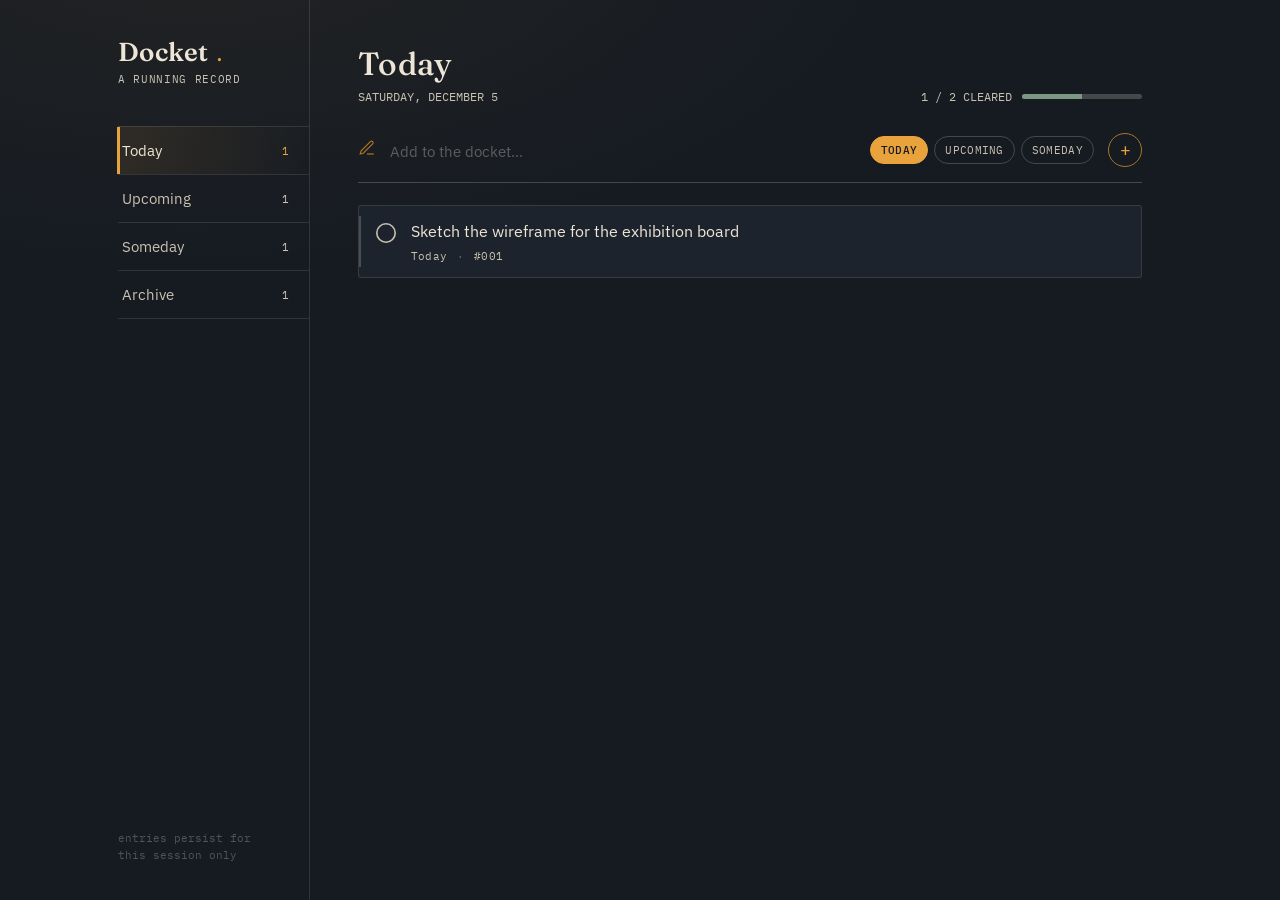
<file: projects/docket/index.html>
<!DOCTYPE html>
<html lang="en">
<head>
<meta charset="UTF-8">
<meta name="viewport" content="width=device-width, initial-scale=1.0">
<title>Docket — a to-do ledger</title>
<link rel="preconnect" href="https://fonts.googleapis.com">
<link rel="preconnect" href="https://fonts.gstatic.com" crossorigin>
<link href="https://fonts.googleapis.com/css2?family=Fraunces:opsz,wght@9..144,400;9..144,500;9..144,600&family=IBM+Plex+Sans:wght@400;500;600&family=IBM+Plex+Mono:wght@400;500&display=swap" rel="stylesheet">
<style>
  :root{
    --ink:#161b22;
    --ink-2:#1d232c;
    --paper:#ede6d6;
    --paper-dim:#c9c2b1;
    --amber:#e8a33d;
    --amber-dim:#a97527;
    --sage:#7c9885;
    --rust:#b5533c;
    --line: rgba(237,230,214,0.12);
    --line-strong: rgba(237,230,214,0.22);
    --radius: 3px;
  }

  *{box-sizing:border-box;}
  html,body{height:100%;}
  body{
    margin:0;
    background:
      radial-gradient(1200px 600px at 15% -10%, rgba(232,163,61,0.06), transparent 60%),
      var(--ink);
    color:var(--paper);
    font-family:'IBM Plex Sans', sans-serif;
    min-height:100vh;
    -webkit-font-smoothing:antialiased;
  }

  ::selection{ background:var(--amber); color:var(--ink); }

  button{ font-family:inherit; }
  :focus-visible{ outline:2px solid var(--amber); outline-offset:2px; }

  .app{
    display:grid;
    grid-template-columns:220px 1fr;
    min-height:100vh;
    max-width:1100px;
    margin:0 auto;
  }

  /* ---------- Sidebar: ledger tabs ---------- */
  .sidebar{
    border-right:1px solid var(--line);
    padding:36px 0 36px 28px;
    display:flex;
    flex-direction:column;
    gap:40px;
  }

  .wordmark{
    font-family:'Fraunces', serif;
    font-optical-sizing:auto;
    font-weight:600;
    font-size:26px;
    letter-spacing:0.01em;
    display:flex;
    align-items:baseline;
    gap:8px;
  }
  .wordmark .dot{ color:var(--amber); font-size:18px; }
  .tagline{
    font-family:'IBM Plex Mono', monospace;
    font-size:11px;
    color:var(--paper-dim);
    letter-spacing:0.06em;
    margin-top:4px;
    text-transform:uppercase;
  }

  .tabs{ display:flex; flex-direction:column; }
  .tab{
    position:relative;
    text-align:left;
    background:transparent;
    border:none;
    border-top:1px solid var(--line);
    color:var(--paper-dim);
    padding:14px 20px 14px 4px;
    cursor:pointer;
    font-size:14.5px;
    display:flex;
    align-items:center;
    justify-content:space-between;
    transition:color .15s ease, padding-left .15s ease;
  }
  .tab:last-child{ border-bottom:1px solid var(--line); }
  .tab:hover{ color:var(--paper); padding-left:9px; }
  .tab .count{
    font-family:'IBM Plex Mono', monospace;
    font-size:11px;
    color:var(--paper-dim);
  }
  .tab.active{
    color:var(--paper);
    background:linear-gradient(90deg, rgba(232,163,61,0.10), transparent);
  }
  .tab.active::before{
    content:"";
    position:absolute;
    left:-1px; top:0; bottom:0;
    width:3px;
    background:var(--amber);
  }
  .tab.active .count{ color:var(--amber); }

  .sidebar-foot{
    margin-top:auto;
    font-family:'IBM Plex Mono', monospace;
    font-size:10.5px;
    color:rgba(237,230,214,0.28);
    line-height:1.6;
  }

  /* ---------- Main ---------- */
  main{
    padding:44px 48px 60px;
    min-width:0;
  }

  .top{
    display:flex;
    justify-content:space-between;
    align-items:flex-end;
    margin-bottom:28px;
    gap:24px;
    flex-wrap:wrap;
  }
  .top h1{
    font-family:'Fraunces', serif;
    font-weight:500;
    font-size:32px;
    margin:0;
    letter-spacing:0.01em;
  }
  .top .date{
    font-family:'IBM Plex Mono', monospace;
    font-size:12px;
    color:var(--paper-dim);
    margin-top:6px;
  }
  .progress-wrap{
    display:flex; align-items:center; gap:10px;
    font-family:'IBM Plex Mono', monospace;
    font-size:11.5px;
    color:var(--paper-dim);
  }
  .progress-track{
    width:120px; height:5px;
    background:var(--line-strong);
    border-radius:99px;
    overflow:hidden;
  }
  .progress-fill{
    height:100%;
    background:var(--sage);
    width:0%;
    transition:width .35s ease;
  }

  /* entry line — styled like writing on a ruled line */
  .entry{
    display:flex;
    align-items:center;
    gap:14px;
    border-bottom:1.5px solid var(--line-strong);
    padding-bottom:14px;
    margin-bottom:8px;
  }
  .entry .pencil{
    flex:none;
    color:var(--amber-dim);
  }
  .entry input[type=text]{
    flex:1;
    background:transparent;
    border:none;
    color:var(--paper);
    font-family:'Fraunces', serif;
    font-size:19px;
    padding:6px 0;
  }
  .entry input[type=text]::placeholder{ color:rgba(237,230,214,0.32); font-family:'IBM Plex Sans', sans-serif; font-size:15px; }
  .entry input[type=text]:focus-visible{ outline:none; }

  .list-picker{ display:flex; gap:6px; flex:none; }
  .chip{
    font-family:'IBM Plex Mono', monospace;
    font-size:10.5px;
    letter-spacing:0.03em;
    text-transform:uppercase;
    padding:6px 10px;
    border-radius:99px;
    border:1px solid var(--line-strong);
    background:transparent;
    color:var(--paper-dim);
    cursor:pointer;
    transition:all .15s ease;
  }
  .chip:hover{ border-color:var(--paper-dim); color:var(--paper); }
  .chip.selected{ background:var(--amber); border-color:var(--amber); color:var(--ink); font-weight:500; }

  .add-btn{
    flex:none;
    width:34px; height:34px;
    border-radius:50%;
    border:1.5px solid var(--amber-dim);
    background:transparent;
    color:var(--amber);
    font-size:18px;
    line-height:1;
    cursor:pointer;
    display:flex; align-items:center; justify-content:center;
    transition:background .15s ease, transform .1s ease;
  }
  .add-btn:hover{ background:rgba(232,163,61,0.12); }
  .add-btn:active{ transform:scale(0.94); }

  /* ---------- Task cards ---------- */
  .list{
    margin-top:22px;
    display:flex;
    flex-direction:column;
    gap:10px;
  }

  .card{
    position:relative;
    display:flex;
    align-items:flex-start;
    gap:14px;
    background:var(--ink-2);
    border:1px solid var(--line);
    border-radius:var(--radius);
    padding:14px 16px;
    animation:settle .28s ease;
  }
  @keyframes settle{
    from{ opacity:0; transform:translateY(-4px); }
    to{ opacity:1; transform:translateY(0); }
  }

  .card::before{
    /* torn-edge / card-stock feel */
    content:"";
    position:absolute; left:0; top:10px; bottom:10px; width:2px;
    background:var(--line-strong);
  }

  .check{
    flex:none;
    width:22px; height:22px;
    margin-top:2px;
    cursor:pointer;
    background:none;
    border:none;
    padding:0;
  }
  .check svg{ width:22px; height:22px; overflow:visible; }
  .check circle{
    fill:none;
    stroke:var(--paper-dim);
    stroke-width:1.6;
    transition:stroke .15s ease;
  }
  .check:hover circle{ stroke:var(--amber); }
  .check .tick{
    fill:none;
    stroke:var(--sage);
    stroke-width:2.2;
    stroke-linecap:round;
    stroke-linejoin:round;
    stroke-dasharray:20;
    stroke-dashoffset:20;
    transition:stroke-dashoffset .28s ease;
  }
  .card.done .check .tick{ stroke-dashoffset:0; }
  .card.done .check circle{ stroke:var(--sage); }

  .body{ flex:1; min-width:0; }
  .task-text{
    font-size:15.5px;
    color:var(--paper);
    position:relative;
    display:inline;
    line-height:1.5;
    word-break:break-word;
  }
  .strike{
    position:absolute;
    left:-2px; right:-2px; top:50%;
    height:10px;
    pointer-events:none;
  }
  .strike path{
    fill:none;
    stroke:var(--paper-dim);
    stroke-width:1.5;
    stroke-linecap:round;
    stroke-dasharray:220;
    stroke-dashoffset:220;
    transition:stroke-dashoffset .3s ease .05s;
  }
  .card.done .strike path{ stroke-dashoffset:0; }
  .card.done .task-text{ color:var(--paper-dim); }

  .meta{
    margin-top:6px;
    display:flex;
    align-items:center;
    gap:10px;
    font-family:'IBM Plex Mono', monospace;
    font-size:10.5px;
    color:var(--paper-dim);
    letter-spacing:0.02em;
  }
  .meta .sep{ opacity:0.4; }

  .del{
    flex:none;
    background:none;
    border:none;
    color:var(--paper-dim);
    opacity:0;
    cursor:pointer;
    font-size:14px;
    padding:4px 6px;
    transition:opacity .12s ease, color .12s ease;
  }
  .card:hover .del{ opacity:0.7; }
  .del:hover{ color:var(--rust); opacity:1; }

  .empty{
    margin-top:40px;
    padding:36px 20px;
    text-align:center;
    border:1px dashed var(--line-strong);
    border-radius:var(--radius);
    color:var(--paper-dim);
    font-size:14px;
  }
  .empty .glyph{
    font-family:'Fraunces', serif;
    font-size:26px;
    color:var(--amber-dim);
    display:block;
    margin-bottom:8px;
  }

  @media (max-width: 720px){
    .app{ grid-template-columns:1fr; }
    .sidebar{
      border-right:none;
      border-bottom:1px solid var(--line);
      padding:24px 20px;
      gap:20px;
    }
    .tabs{ flex-direction:row; flex-wrap:wrap; }
    .tab{ border:1px solid var(--line); border-radius:99px; padding:8px 14px; gap:8px; }
    .tab.active::before{ display:none; }
    .sidebar-foot{ display:none; }
    main{ padding:28px 20px 40px; }
    .entry{ flex-wrap:wrap; }
    .list-picker{ order:3; width:100%; }
  }

  @media (prefers-reduced-motion: reduce){
    *{ animation-duration:0.01ms !important; transition-duration:0.01ms !important; }
  }
</style>
</head>
<body>

<div class="app">
  <aside class="sidebar">
    <div>
      <div class="wordmark">Docket<span class="dot">.</span></div>
      <div class="tagline">a running record</div>
    </div>

    <nav class="tabs" id="tabs">
      <button class="tab active" data-list="today">Today <span class="count" id="count-today">0</span></button>
      <button class="tab" data-list="upcoming">Upcoming <span class="count" id="count-upcoming">0</span></button>
      <button class="tab" data-list="someday">Someday <span class="count" id="count-someday">0</span></button>
      <button class="tab" data-list="done">Archive <span class="count" id="count-done">0</span></button>
    </nav>

    <div class="sidebar-foot">
      entries persist for<br>this session only
    </div>
  </aside>

  <main>
    <div class="top">
      <div>
        <h1 id="heading">Today</h1>
        <div class="date" id="date"></div>
      </div>
      <div class="progress-wrap">
        <span id="progress-label">0 / 0 CLEARED</span>
        <div class="progress-track"><div class="progress-fill" id="progress-fill"></div></div>
      </div>
    </div>

    <form class="entry" id="entry-form">
      <span class="pencil" aria-hidden="true">
        <svg width="18" height="18" viewBox="0 0 24 24" fill="none" stroke="currentColor" stroke-width="1.6">
          <path d="M12 20h9"/>
          <path d="M16.5 3.5a2.1 2.1 0 0 1 3 3L7 19l-4 1 1-4Z"/>
        </svg>
      </span>
      <input type="text" id="task-input" placeholder="Add to the docket…" autocomplete="off" maxlength="140">
      <div class="list-picker" id="list-picker">
        <button type="button" class="chip selected" data-list="today">Today</button>
        <button type="button" class="chip" data-list="upcoming">Upcoming</button>
        <button type="button" class="chip" data-list="someday">Someday</button>
      </div>
      <button type="submit" class="add-btn" aria-label="Add entry">+</button>
    </form>

    <div class="list" id="list"></div>
  </main>
</div>

<script>
(function(){
  let tasks = [
    { id: 1, text: "Sketch the wireframe for the exhibition board", list: "today", done: false },
    { id: 2, text: "Write the one-line pitch for the project", list: "today", done: true },
    { id: 3, text: "Reach out to advisor about presentation slot", list: "upcoming", done: false },
    { id: 4, text: "Explore a second colour direction", list: "someday", done: false },
  ];
  let nextId = 5;
  let activeList = "today";
  let composeList = "today";

  const listEl = document.getElementById("list");
  const heading = document.getElementById("heading");
  const dateEl = document.getElementById("date");
  const tabsEl = document.getElementById("tabs");
  const pickerEl = document.getElementById("list-picker");
  const form = document.getElementById("entry-form");
  const input = document.getElementById("task-input");
  const progressFill = document.getElementById("progress-fill");
  const progressLabel = document.getElementById("progress-label");

  const LABELS = { today:"Today", upcoming:"Upcoming", someday:"Someday", done:"Archive" };

  dateEl.textContent = new Date().toLocaleDateString('en-US', { weekday:'long', month:'long', day:'numeric' }).toUpperCase();

  function checkSvg(){
    return `<svg viewBox="0 0 22 22"><circle cx="11" cy="11" r="9.2"/><path class="tick" d="M6 11.5l3.3 3.3L16.5 7"/></svg>`;
  }
  function strikeSvg(){
    return `<svg class="strike" viewBox="0 0 220 10" preserveAspectRatio="none"><path d="M2 5 Q60 2 110 5 T218 5"/></svg>`;
  }

  function render(){
    // counts
    ["today","upcoming","someday"].forEach(l=>{
      document.getElementById("count-"+l).textContent = tasks.filter(t=>t.list===l && !t.done).length;
    });
    document.getElementById("count-done").textContent = tasks.filter(t=>t.done).length;

    heading.textContent = LABELS[activeList];

    const visible = activeList === "done"
      ? tasks.filter(t=>t.done)
      : tasks.filter(t=>t.list===activeList && !t.done);

    // progress (only meaningful outside archive)
    if(activeList !== "done"){
      const all = tasks.filter(t=>t.list===activeList);
      const done = all.filter(t=>t.done).length;
      progressLabel.textContent = `${done} / ${all.length} CLEARED`;
      progressFill.style.width = all.length ? (done/all.length*100)+"%" : "0%";
    } else {
      progressLabel.textContent = `${tasks.filter(t=>t.done).length} ARCHIVED`;
      progressFill.style.width = "100%";
    }

    listEl.innerHTML = "";

    if(visible.length === 0){
      const empty = document.createElement("div");
      empty.className = "empty";
      const msg = activeList === "done"
        ? "Nothing archived yet. Completed entries land here."
        : "Nothing docketed. Add the first item above.";
      empty.innerHTML = `<span class="glyph">—</span>${msg}`;
      listEl.appendChild(empty);
      return;
    }

    visible.forEach(t=>{
      const card = document.createElement("div");
      card.className = "card" + (t.done ? " done" : "");
      card.dataset.id = t.id;
      card.innerHTML = `
        <button class="check" aria-label="${t.done ? 'Mark not done' : 'Mark done'}">${checkSvg()}</button>
        <div class="body">
          <span class="task-text">${escapeHtml(t.text)}${strikeSvg()}</span>
          <div class="meta">
            <span>${LABELS[t.list]}</span>
            <span class="sep">·</span>
            <span>#${String(t.id).padStart(3,'0')}</span>
          </div>
        </div>
        <button class="del" aria-label="Delete entry">✕</button>
      `;
      card.querySelector(".check").addEventListener("click", ()=>{
        t.done = !t.done;
        render();
      });
      card.querySelector(".del").addEventListener("click", ()=>{
        tasks = tasks.filter(x=>x.id!==t.id);
        render();
      });
      listEl.appendChild(card);
    });
  }

  function escapeHtml(s){
    const d = document.createElement("div");
    d.textContent = s;
    return d.innerHTML;
  }

  tabsEl.addEventListener("click", (e)=>{
    const btn = e.target.closest(".tab");
    if(!btn) return;
    activeList = btn.dataset.list;
    [...tabsEl.children].forEach(c=>c.classList.toggle("active", c===btn));
    render();
  });

  pickerEl.addEventListener("click", (e)=>{
    const btn = e.target.closest(".chip");
    if(!btn) return;
    composeList = btn.dataset.list;
    [...pickerEl.children].forEach(c=>c.classList.toggle("selected", c===btn));
  });

  form.addEventListener("submit", (e)=>{
    e.preventDefault();
    const val = input.value.trim();
    if(!val) return;
    tasks.push({ id: nextId++, text: val, list: composeList, done:false });
    input.value = "";
    if(activeList !== composeList && activeList !== "done"){
      // jump to the list the new entry was filed under, so it's visible
      activeList = composeList;
      [...tabsEl.children].forEach(c=>c.classList.toggle("active", c.dataset.list===composeList));
    }
    render();
    input.focus();
  });

  render();
})();
</script>
</body>
</html>
</file>
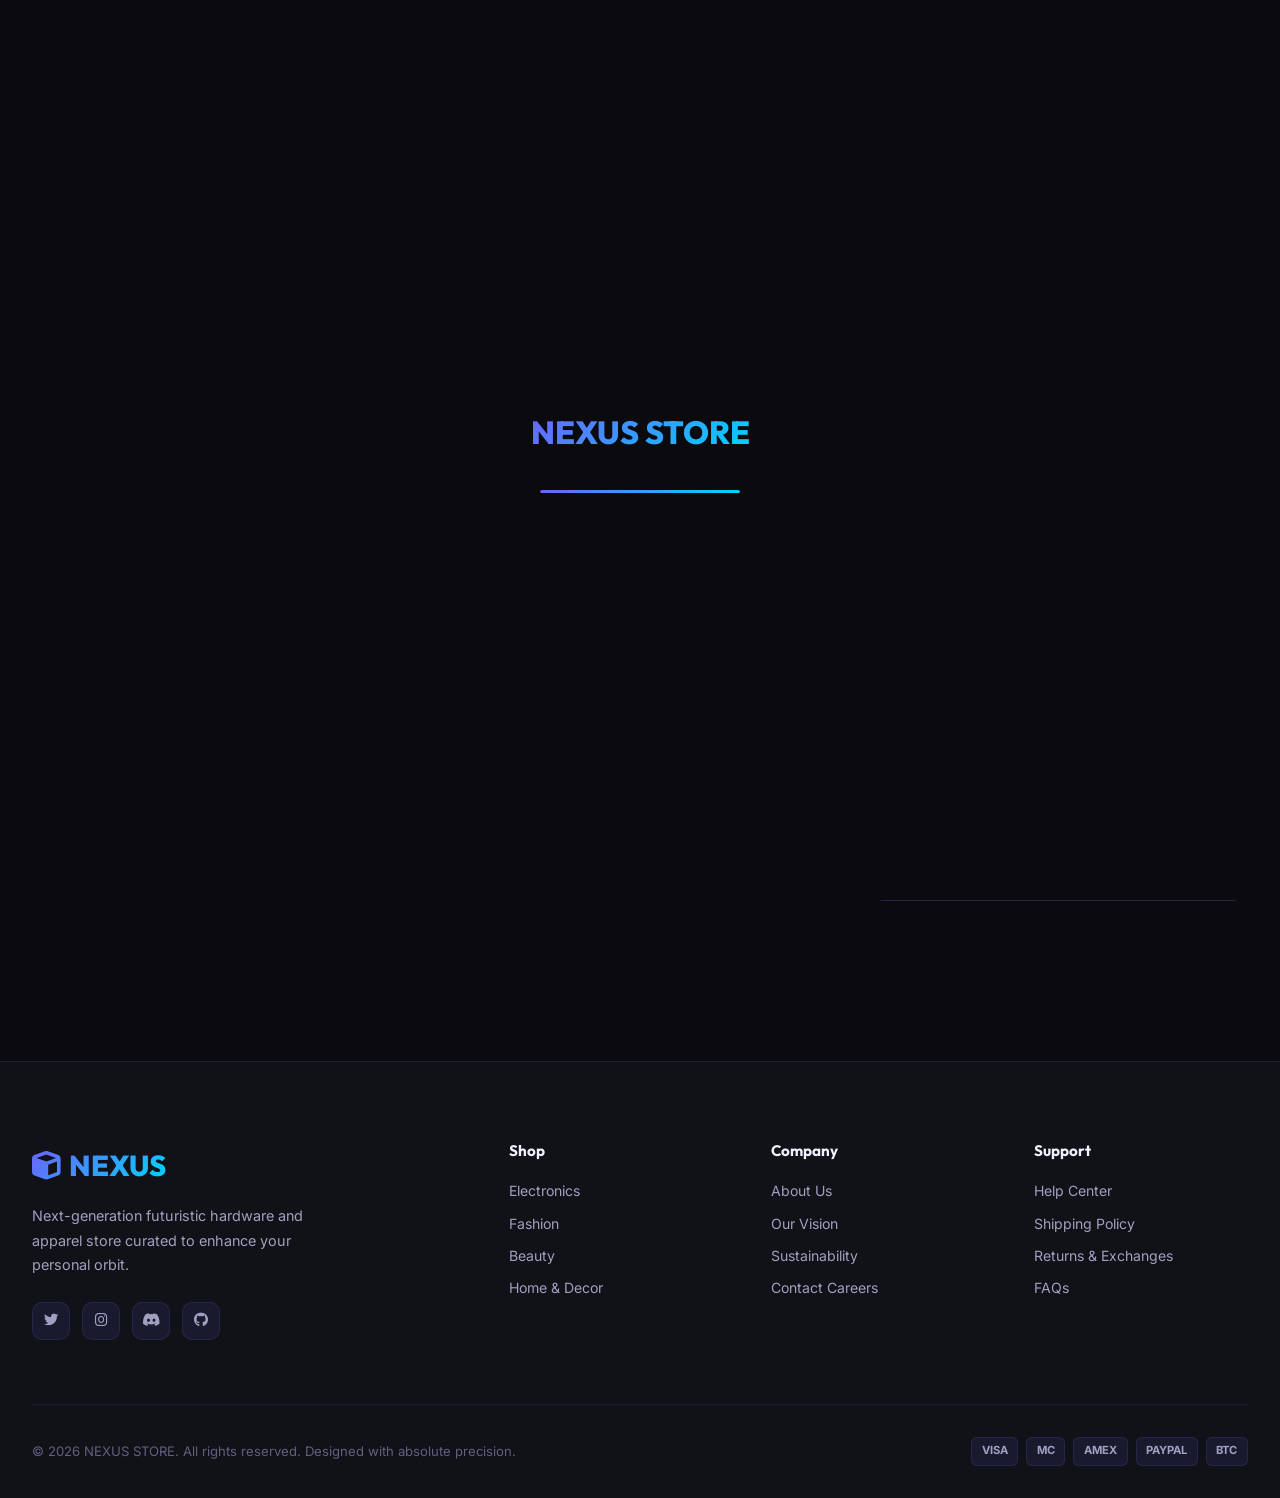
<file: projects/nexus-store/cart.html>
<!DOCTYPE html>
<html lang="en" data-theme="dark">
<head>
  <meta charset="UTF-8">
  <meta name="viewport" content="width=device-width, initial-scale=1.0">
  <title>Cart — Nexus Store</title>

  <!-- Google Fonts -->
  <link rel="preconnect" href="https://fonts.googleapis.com">
  <link rel="preconnect" href="https://fonts.gstatic.com" crossorigin>
  
  <!-- Bootstrap 5 CSS -->
  <link href="https://cdn.jsdelivr.net/npm/bootstrap@5.3.3/dist/css/bootstrap.min.css" rel="stylesheet" integrity="sha384-QWTKZyjpPEjISv5WaRU9OFeRpok6YctnYmDr5pNlyT2bRjXh0JMhjY6hW+ALEwIH" crossorigin="anonymous">

  <!-- FontAwesome for Icons -->
  <link rel="stylesheet" href="https://cdnjs.cloudflare.com/ajax/libs/font-awesome/6.4.0/css/all.min.css">

  <!-- Custom Stylesheet -->
  <link rel="stylesheet" href="style.css">
</head>
<body>

  <!-- Loading Screen -->
  <div id="loading-screen">
    <div class="loader-logo">NEXUS STORE</div>
    <div class="loader-bar"></div>
  </div>

  <!-- Navigation -->
  <nav class="navbar">
    <div class="nav-inner container-fluid px-md-5">
      <a href="index.html" class="nav-logo">
        <i class="fa-solid fa-cube me-2"></i>NEXUS STORE
      </a>

      <!-- Search Bar -->
      <div class="nav-search d-none d-lg-block">
        <span class="nav-search-icon"><i class="fas fa-search"></i></span>
        <input type="text" id="nav-search-input" placeholder="Search futuristic products...">
      </div>

      <!-- Links -->
      <ul class="nav-links d-none d-lg-flex mb-0 ps-0">
        <li><a href="index.html" class="nav-link">Home</a></li>
        <li><a href="shop.html" class="nav-link">Shop</a></li>
        <li><a href="cart.html" class="nav-link active">Cart</a></li>
        <li><a href="profile.html" class="nav-link">Profile</a></li>
      </ul>

      <!-- Actions -->
      <div class="nav-actions">
        <!-- Theme Toggle -->
        <button id="theme-toggle" class="nav-btn" title="Toggle Theme">
          <i class="fas fa-sun"></i>
        </button>

        <!-- Cart Nav Button -->
        <a href="cart.html" class="nav-btn cart-nav-btn" title="View Cart">
          <i class="fas fa-shopping-cart"></i>
          <span class="cart-badge">0</span>
        </a>

        <!-- Sign In Button -->
        <a href="profile.html" class="nav-btn-primary d-none d-sm-inline-block">
          Sign In
        </a>

        <!-- Hamburger for Mobile -->
        <button class="hamburger d-lg-none" aria-label="Toggle Menu">
          <span></span>
          <span></span>
          <span></span>
        </button>
      </div>
    </div>
  </nav>

  <!-- Mobile Navigation Drawer -->
  <div class="mobile-nav">
    <ul class="ps-0 mb-4">
      <li><a href="index.html" class="nav-link">Home</a></li>
      <li><a href="shop.html" class="nav-link">Shop</a></li>
      <li><a href="cart.html" class="nav-link active">Cart</a></li>
      <li><a href="profile.html" class="nav-link">Profile</a></li>
    </ul>
    <a href="profile.html" class="btn btn-primary w-100 justify-content-center">Sign In</a>
  </div>

  <!-- Cart Page Hero -->
  <section class="page-hero">
    <div class="container text-center">
      <h1 class="page-hero-title mb-2">Your <span class="text-gradient">Cart</span></h1>
      <div class="breadcrumb justify-content-center">
        <a href="index.html">Home</a>
        <span>/</span>
        <a href="cart.html" class="active" style="color: var(--primary);">Cart</a>
      </div>
    </div>
  </section>

  <!-- Cart Layout -->
  <section class="section-sm cart-page-wrap">
    <div class="container">
      <div class="cart-layout">
        
        <!-- Cart Items -->
        <div>
          <div class="cart-items-wrap" id="cart-items-wrap">
            <!-- Dynamically populated by script.js -->
          </div>
        </div>

        <!-- Cart Summary -->
        <div class="cart-summary">
          <h3 class="summary-title">Order Summary</h3>

          <div class="summary-row">
            <span>Subtotal</span>
            <span id="cart-subtotal">$0.00</span>
          </div>
          <div class="summary-row">
            <span>Shipping</span>
            <span id="cart-shipping">$0.00</span>
          </div>
          <div class="summary-row">
            <span>Tax (8%)</span>
            <span id="cart-tax">$0.00</span>
          </div>
          <div class="summary-row total">
            <span>Total</span>
            <span id="cart-total">$0.00</span>
          </div>

          <!-- Promo Code -->
          <div class="promo-input-wrap">
            <input type="text" id="promo-code" class="promo-input" placeholder="Promo code">
            <button id="apply-promo" class="btn btn-secondary btn-sm" style="border-radius:8px;">Apply</button>
          </div>

          <a href="checkout.html" class="btn btn-primary btn-full mt-2">
            Proceed to Checkout <i class="fas fa-arrow-right ms-1"></i>
          </a>
          <a href="shop.html" class="btn btn-ghost btn-full mt-2">
            <i class="fas fa-arrow-left me-1"></i> Continue Shopping
          </a>
        </div>

      </div>
    </div>
  </section>

  <!-- Footer -->
  <footer class="footer">
    <div class="container">
      <div class="footer-grid">
        <div class="footer-brand">
          <a href="index.html" class="nav-logo" style="font-size: 1.8rem;">
            <i class="fa-solid fa-cube me-2"></i>NEXUS
          </a>
          <p>Next-generation futuristic hardware and apparel store curated to enhance your personal orbit.</p>
          <div class="social-links">
            <a href="#" class="social-link"><i class="fab fa-twitter"></i></a>
            <a href="#" class="social-link"><i class="fab fa-instagram"></i></a>
            <a href="#" class="social-link"><i class="fab fa-discord"></i></a>
            <a href="#" class="social-link"><i class="fab fa-github"></i></a>
          </div>
        </div>
        
        <div>
          <h4 class="footer-col-title">Shop</h4>
          <div class="footer-col-links">
            <a href="shop.html?category=Electronics">Electronics</a>
            <a href="shop.html?category=Fashion">Fashion</a>
            <a href="shop.html?category=Beauty">Beauty</a>
            <a href="shop.html?category=Home">Home & Decor</a>
          </div>
        </div>

        <div>
          <h4 class="footer-col-title">Company</h4>
          <div class="footer-col-links">
            <a href="#">About Us</a>
            <a href="#">Our Vision</a>
            <a href="#">Sustainability</a>
            <a href="#">Contact Careers</a>
          </div>
        </div>

        <div>
          <h4 class="footer-col-title">Support</h4>
          <div class="footer-col-links">
            <a href="#">Help Center</a>
            <a href="#">Shipping Policy</a>
            <a href="#">Returns & Exchanges</a>
            <a href="#">FAQs</a>
          </div>
        </div>
      </div>

      <div class="footer-bottom">
        <div>&copy; 2026 NEXUS STORE. All rights reserved. Designed with absolute precision.</div>
        <div class="payment-icons">
          <span class="payment-icon">VISA</span>
          <span class="payment-icon">MC</span>
          <span class="payment-icon">AMEX</span>
          <span class="payment-icon">PAYPAL</span>
          <span class="payment-icon">BTC</span>
        </div>
      </div>
    </div>
  </footer>

  <!-- Back to Top Button -->
  <button id="back-to-top" title="Go to top"><i class="fas fa-chevron-up"></i></button>

  <!-- Bootstrap 5 Bundle JS -->
  <script src="https://cdn.jsdelivr.net/npm/bootstrap@5.3.3/dist/js/bootstrap.bundle.min.js" integrity="sha384-YvpcrYf0tY3lHB60NNkmXc5s9fDVZLESaAA55NDzOxhy9GkcIdslK1eN7N6jIeHz" crossorigin="anonymous"></script>

  <!-- Main JavaScript File -->
  <script src="script.js"></script>
</body>
</html>
</file>
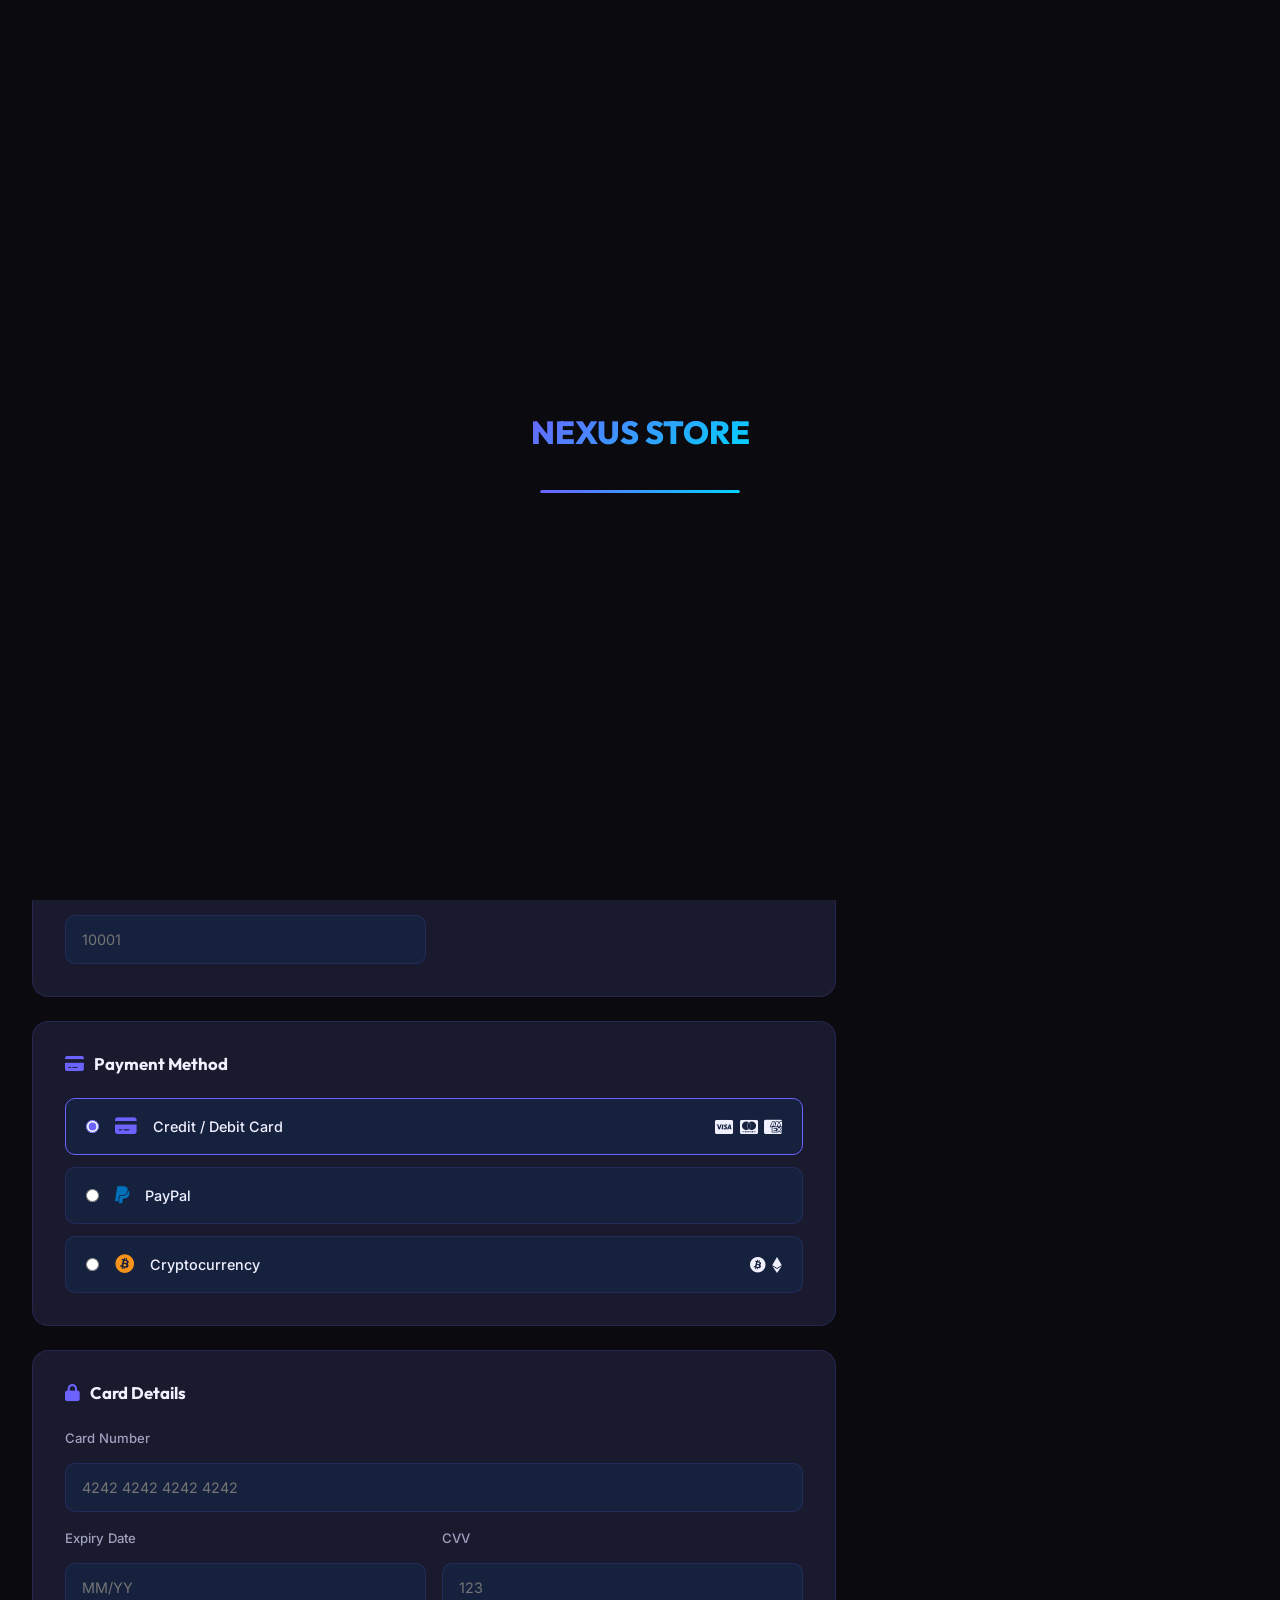
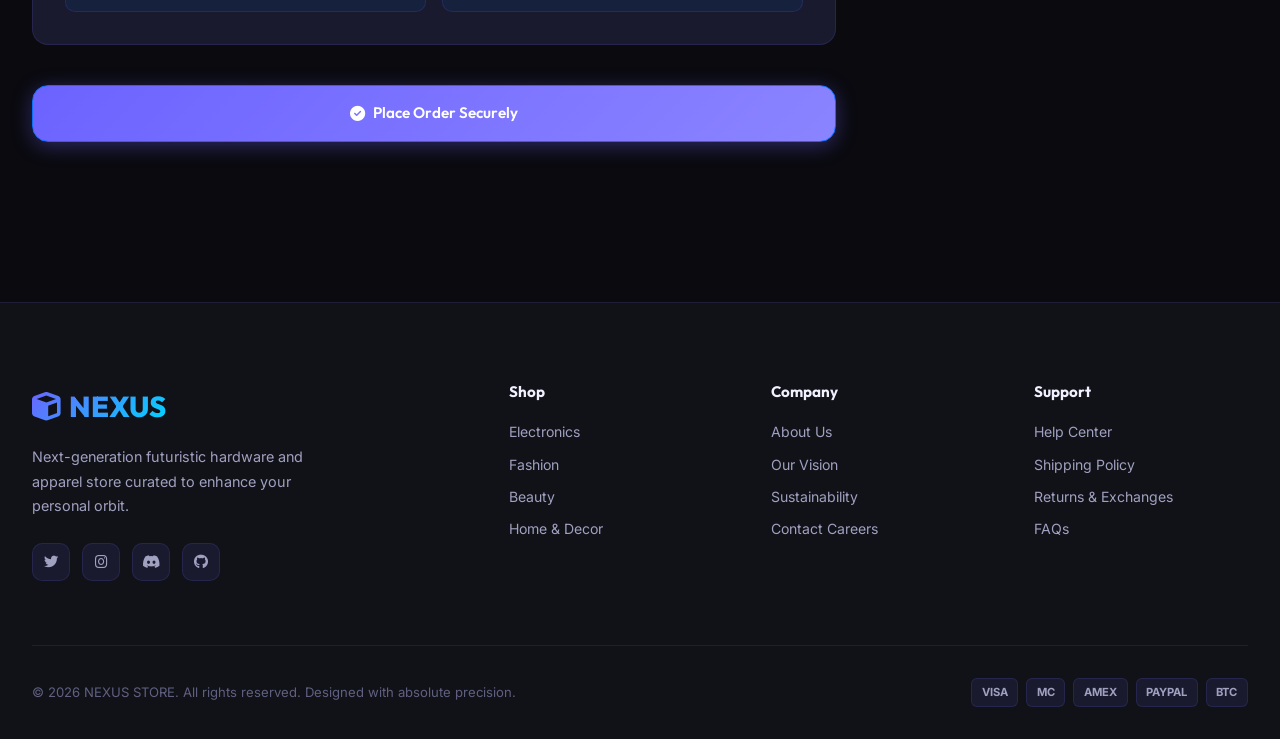
<file: projects/nexus-store/checkout.html>
<!DOCTYPE html>
<html lang="en" data-theme="dark">
<head>
  <meta charset="UTF-8">
  <meta name="viewport" content="width=device-width, initial-scale=1.0">
  <title>Checkout — Nexus Store</title>

  <!-- Google Fonts -->
  <link rel="preconnect" href="https://fonts.googleapis.com">
  <link rel="preconnect" href="https://fonts.gstatic.com" crossorigin>
  
  <!-- Bootstrap 5 CSS -->
  <link href="https://cdn.jsdelivr.net/npm/bootstrap@5.3.3/dist/css/bootstrap.min.css" rel="stylesheet" integrity="sha384-QWTKZyjpPEjISv5WaRU9OFeRpok6YctnYmDr5pNlyT2bRjXh0JMhjY6hW+ALEwIH" crossorigin="anonymous">

  <!-- FontAwesome for Icons -->
  <link rel="stylesheet" href="https://cdnjs.cloudflare.com/ajax/libs/font-awesome/6.4.0/css/all.min.css">

  <!-- Custom Stylesheet -->
  <link rel="stylesheet" href="style.css">
</head>
<body>

  <!-- Loading Screen -->
  <div id="loading-screen">
    <div class="loader-logo">NEXUS STORE</div>
    <div class="loader-bar"></div>
  </div>

  <!-- Navigation -->
  <nav class="navbar">
    <div class="nav-inner container-fluid px-md-5">
      <a href="index.html" class="nav-logo">
        <i class="fa-solid fa-cube me-2"></i>NEXUS STORE
      </a>

      <!-- Search Bar -->
      <div class="nav-search d-none d-lg-block">
        <span class="nav-search-icon"><i class="fas fa-search"></i></span>
        <input type="text" id="nav-search-input" placeholder="Search futuristic products...">
      </div>

      <!-- Links -->
      <ul class="nav-links d-none d-lg-flex mb-0 ps-0">
        <li><a href="index.html" class="nav-link">Home</a></li>
        <li><a href="shop.html" class="nav-link">Shop</a></li>
        <li><a href="cart.html" class="nav-link">Cart</a></li>
        <li><a href="profile.html" class="nav-link">Profile</a></li>
      </ul>

      <!-- Actions -->
      <div class="nav-actions">
        <!-- Theme Toggle -->
        <button id="theme-toggle" class="nav-btn" title="Toggle Theme">
          <i class="fas fa-sun"></i>
        </button>

        <!-- Cart Nav Button -->
        <a href="cart.html" class="nav-btn cart-nav-btn" title="View Cart">
          <i class="fas fa-shopping-cart"></i>
          <span class="cart-badge">0</span>
        </a>

        <!-- Sign In Button -->
        <a href="profile.html" class="nav-btn-primary d-none d-sm-inline-block">
          Sign In
        </a>

        <!-- Hamburger for Mobile -->
        <button class="hamburger d-lg-none" aria-label="Toggle Menu">
          <span></span>
          <span></span>
          <span></span>
        </button>
      </div>
    </div>
  </nav>

  <!-- Mobile Navigation Drawer -->
  <div class="mobile-nav">
    <ul class="ps-0 mb-4">
      <li><a href="index.html" class="nav-link">Home</a></li>
      <li><a href="shop.html" class="nav-link">Shop</a></li>
      <li><a href="cart.html" class="nav-link">Cart</a></li>
      <li><a href="profile.html" class="nav-link">Profile</a></li>
    </ul>
    <a href="profile.html" class="btn btn-primary w-100 justify-content-center">Sign In</a>
  </div>

  <!-- Checkout Page Hero -->
  <section class="page-hero">
    <div class="container text-center">
      <h1 class="page-hero-title mb-2">Secure <span class="text-gradient">Checkout</span></h1>
      <div class="breadcrumb justify-content-center">
        <a href="index.html">Home</a>
        <span>/</span>
        <a href="cart.html">Cart</a>
        <span>/</span>
        <a href="checkout.html" class="active" style="color: var(--primary);">Checkout</a>
      </div>
    </div>
  </section>

  <!-- Checkout Layout -->
  <section class="section-sm checkout-wrap">
    <div class="container">
      <form id="checkout-form" class="checkout-layout">
        
        <!-- Left: Form Sections -->
        <div>
          <!-- Shipping Information -->
          <div class="checkout-form-section">
            <h3 class="checkout-section-title">
              <i class="fas fa-map-pin"></i> Shipping Information
            </h3>
            <div class="form-grid">
              <div class="form-group full">
                <label class="form-label" for="co-name">Full Name</label>
                <input type="text" id="co-name" class="form-input" placeholder="John Doe" required>
              </div>
              <div class="form-group full">
                <label class="form-label" for="co-email">Email Address</label>
                <input type="email" id="co-email" class="form-input" placeholder="john@example.com" required>
              </div>
              <div class="form-group full">
                <label class="form-label" for="co-address">Street Address</label>
                <input type="text" id="co-address" class="form-input" placeholder="123 Main Street, Apt 4B" required>
              </div>
              <div class="form-group">
                <label class="form-label" for="co-city">City</label>
                <input type="text" id="co-city" class="form-input" placeholder="New York" required>
              </div>
              <div class="form-group">
                <label class="form-label" for="co-state">State</label>
                <select id="co-state" class="form-input form-select" required>
                  <option value="">Select State</option>
                  <option value="NY">New York</option>
                  <option value="CA">California</option>
                  <option value="TX">Texas</option>
                  <option value="FL">Florida</option>
                  <option value="IL">Illinois</option>
                  <option value="WA">Washington</option>
                  <option value="OR">Oregon</option>
                  <option value="NV">Nevada</option>
                </select>
              </div>
              <div class="form-group">
                <label class="form-label" for="co-zip">ZIP Code</label>
                <input type="text" id="co-zip" class="form-input" placeholder="10001" required>
              </div>
            </div>
          </div>

          <!-- Payment Method -->
          <div class="checkout-form-section">
            <h3 class="checkout-section-title">
              <i class="fas fa-credit-card"></i> Payment Method
            </h3>
            <div class="payment-options">
              <label class="payment-option">
                <input type="radio" name="payment" value="credit-card">
                <i class="fas fa-credit-card pay-icon" style="color:var(--primary);"></i>
                <span class="payment-option-name">Credit / Debit Card</span>
                <span class="payment-option-icons">
                  <i class="fab fa-cc-visa"></i>
                  <i class="fab fa-cc-mastercard"></i>
                  <i class="fab fa-cc-amex"></i>
                </span>
              </label>
              <label class="payment-option">
                <input type="radio" name="payment" value="paypal">
                <i class="fab fa-paypal pay-icon" style="color:#0070BA;"></i>
                <span class="payment-option-name">PayPal</span>
              </label>
              <label class="payment-option">
                <input type="radio" name="payment" value="crypto">
                <i class="fab fa-bitcoin pay-icon" style="color:#F7931A;"></i>
                <span class="payment-option-name">Cryptocurrency</span>
                <span class="payment-option-icons">
                  <i class="fab fa-bitcoin"></i>
                  <i class="fab fa-ethereum"></i>
                </span>
              </label>
            </div>
          </div>

          <!-- Card Details (shown when credit card selected) -->
          <div class="checkout-form-section" id="card-details-section">
            <h3 class="checkout-section-title">
              <i class="fas fa-lock"></i> Card Details
            </h3>
            <div class="form-grid">
              <div class="form-group full">
                <label class="form-label" for="co-card-number">Card Number</label>
                <input type="text" id="co-card-number" class="form-input" placeholder="4242 4242 4242 4242" maxlength="19">
              </div>
              <div class="form-group">
                <label class="form-label" for="co-expiry">Expiry Date</label>
                <input type="text" id="co-expiry" class="form-input" placeholder="MM/YY">
              </div>
              <div class="form-group">
                <label class="form-label" for="co-cvv">CVV</label>
                <input type="text" id="co-cvv" class="form-input" placeholder="123" maxlength="4">
              </div>
            </div>
          </div>

          <!-- Place Order -->
          <button type="submit" class="btn btn-primary btn-full mt-3" style="border-radius:16px; padding:1rem;">
            <i class="fas fa-check-circle"></i> Place Order Securely
          </button>
        </div>

        <!-- Right: Order Summary -->
        <div class="cart-summary">
          <h3 class="summary-title">Order Summary</h3>

          <div id="checkout-order-items"></div>

          <div class="summary-row">
            <span>Subtotal</span>
            <span id="co-sub">$0.00</span>
          </div>
          <div class="summary-row">
            <span>Shipping</span>
            <span id="co-ship">$0.00</span>
          </div>
          <div class="summary-row">
            <span>Tax (8%)</span>
            <span id="co-tax">$0.00</span>
          </div>
          <div class="summary-row total">
            <span>Total</span>
            <span id="co-total">$0.00</span>
          </div>

          <!-- Order Info -->
          <div class="mt-3" style="border-top:1px solid var(--border); padding-top:1rem;">
            <div class="product-meta-row mb-2">
              <i class="fas fa-truck"></i> Free shipping on orders $100+
            </div>
            <div class="product-meta-row mb-2">
              <i class="fas fa-undo"></i> 30-day easy returns
            </div>
            <div class="product-meta-row">
              <i class="fas fa-lock"></i> SSL encrypted checkout
            </div>
          </div>
        </div>

      </form>
    </div>
  </section>

  <!-- Footer -->
  <footer class="footer">
    <div class="container">
      <div class="footer-grid">
        <div class="footer-brand">
          <a href="index.html" class="nav-logo" style="font-size: 1.8rem;">
            <i class="fa-solid fa-cube me-2"></i>NEXUS
          </a>
          <p>Next-generation futuristic hardware and apparel store curated to enhance your personal orbit.</p>
          <div class="social-links">
            <a href="#" class="social-link"><i class="fab fa-twitter"></i></a>
            <a href="#" class="social-link"><i class="fab fa-instagram"></i></a>
            <a href="#" class="social-link"><i class="fab fa-discord"></i></a>
            <a href="#" class="social-link"><i class="fab fa-github"></i></a>
          </div>
        </div>
        
        <div>
          <h4 class="footer-col-title">Shop</h4>
          <div class="footer-col-links">
            <a href="shop.html?category=Electronics">Electronics</a>
            <a href="shop.html?category=Fashion">Fashion</a>
            <a href="shop.html?category=Beauty">Beauty</a>
            <a href="shop.html?category=Home">Home & Decor</a>
          </div>
        </div>

        <div>
          <h4 class="footer-col-title">Company</h4>
          <div class="footer-col-links">
            <a href="#">About Us</a>
            <a href="#">Our Vision</a>
            <a href="#">Sustainability</a>
            <a href="#">Contact Careers</a>
          </div>
        </div>

        <div>
          <h4 class="footer-col-title">Support</h4>
          <div class="footer-col-links">
            <a href="#">Help Center</a>
            <a href="#">Shipping Policy</a>
            <a href="#">Returns & Exchanges</a>
            <a href="#">FAQs</a>
          </div>
        </div>
      </div>

      <div class="footer-bottom">
        <div>&copy; 2026 NEXUS STORE. All rights reserved. Designed with absolute precision.</div>
        <div class="payment-icons">
          <span class="payment-icon">VISA</span>
          <span class="payment-icon">MC</span>
          <span class="payment-icon">AMEX</span>
          <span class="payment-icon">PAYPAL</span>
          <span class="payment-icon">BTC</span>
        </div>
      </div>
    </div>
  </footer>

  <!-- Back to Top Button -->
  <button id="back-to-top" title="Go to top"><i class="fas fa-chevron-up"></i></button>

  <!-- Bootstrap 5 Bundle JS -->
  <script src="https://cdn.jsdelivr.net/npm/bootstrap@5.3.3/dist/js/bootstrap.bundle.min.js" integrity="sha384-YvpcrYf0tY3lHB60NNkmXc5s9fDVZLESaAA55NDzOxhy9GkcIdslK1eN7N6jIeHz" crossorigin="anonymous"></script>

  <!-- Main JavaScript File -->
  <script src="script.js"></script>
</body>
</html>
</file>
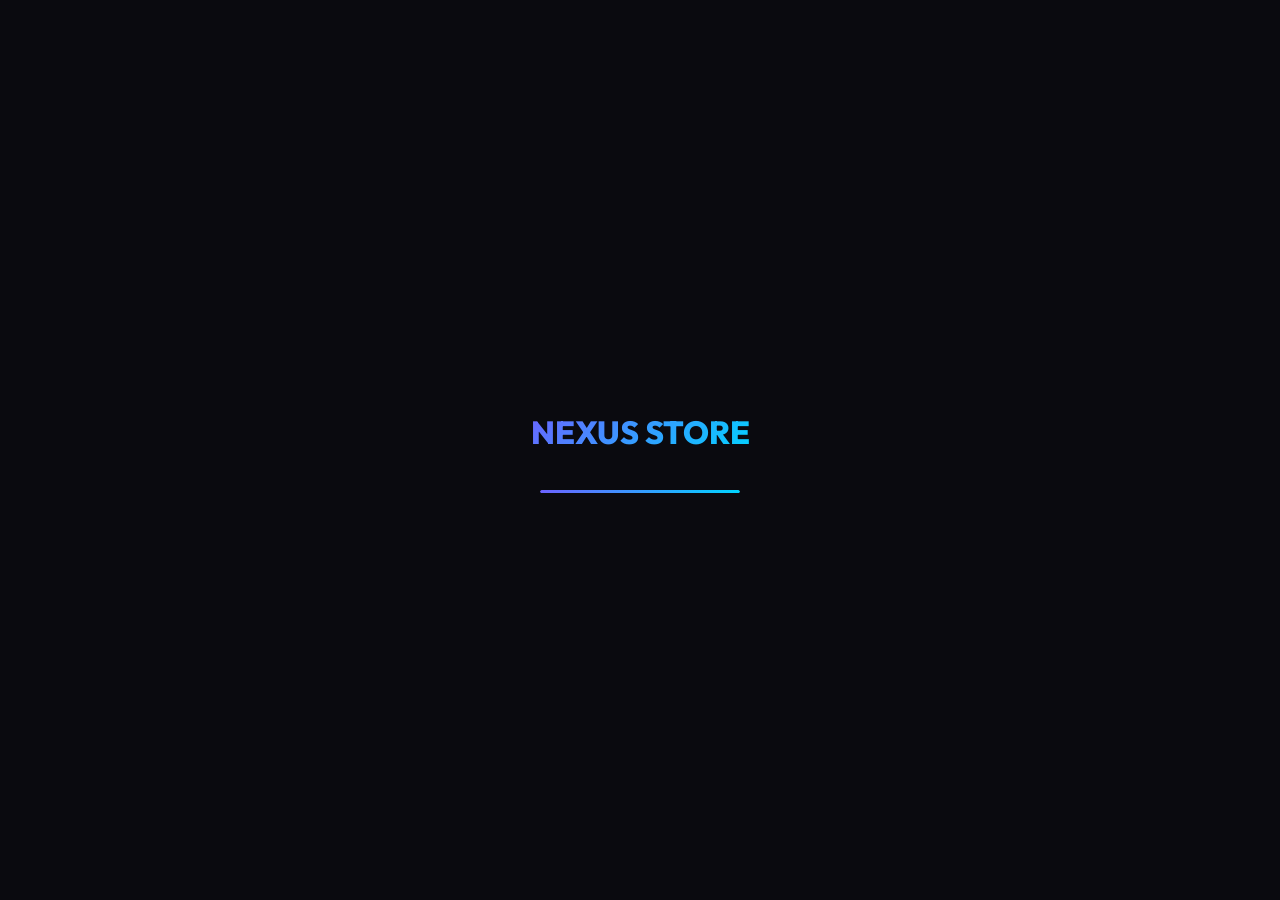
<file: projects/nexus-store/login.html>
<!DOCTYPE html>
<html lang="en" data-theme="dark">
<head>
  <meta charset="UTF-8">
  <meta name="viewport" content="width=device-width, initial-scale=1.0">
  <title>Sign In — Nexus Store</title>

  <!-- Google Fonts -->
  <link rel="preconnect" href="https://fonts.googleapis.com">
  <link rel="preconnect" href="https://fonts.gstatic.com" crossorigin>
  
  <!-- Bootstrap 5 CSS -->
  <link href="https://cdn.jsdelivr.net/npm/bootstrap@5.3.3/dist/css/bootstrap.min.css" rel="stylesheet" integrity="sha384-QWTKZyjpPEjISv5WaRU9OFeRpok6YctnYmDr5pNlyT2bRjXh0JMhjY6hW+ALEwIH" crossorigin="anonymous">

  <!-- FontAwesome for Icons -->
  <link rel="stylesheet" href="https://cdnjs.cloudflare.com/ajax/libs/font-awesome/6.4.0/css/all.min.css">

  <!-- Custom Stylesheet -->
  <link rel="stylesheet" href="style.css">
</head>
<body>

  <!-- Loading Screen -->
  <div id="loading-screen">
    <div class="loader-logo">NEXUS STORE</div>
    <div class="loader-bar"></div>
  </div>

  <!-- Navigation -->
  <nav class="navbar">
    <div class="nav-inner container-fluid px-md-5">
      <a href="index.html" class="nav-logo">
        <i class="fa-solid fa-cube me-2"></i>NEXUS STORE
      </a>

      <!-- Search Bar -->
      <div class="nav-search d-none d-lg-block">
        <span class="nav-search-icon"><i class="fas fa-search"></i></span>
        <input type="text" id="nav-search-input" placeholder="Search futuristic products...">
      </div>

      <!-- Links -->
      <ul class="nav-links d-none d-lg-flex mb-0 ps-0">
        <li><a href="index.html" class="nav-link">Home</a></li>
        <li><a href="shop.html" class="nav-link">Shop</a></li>
        <li><a href="cart.html" class="nav-link">Cart</a></li>
        <li><a href="profile.html" class="nav-link">Profile</a></li>
      </ul>

      <!-- Actions -->
      <div class="nav-actions">
        <!-- Theme Toggle -->
        <button id="theme-toggle" class="nav-btn" title="Toggle Theme">
          <i class="fas fa-sun"></i>
        </button>

        <!-- Cart Nav Button -->
        <a href="cart.html" class="nav-btn cart-nav-btn" title="View Cart">
          <i class="fas fa-shopping-cart"></i>
          <span class="cart-badge">0</span>
        </a>

        <!-- Sign In Button -->
        <a href="login.html" class="nav-btn-primary d-none d-sm-inline-block">
          Sign In
        </a>

        <!-- Hamburger for Mobile -->
        <button class="hamburger d-lg-none" aria-label="Toggle Menu">
          <span></span>
          <span></span>
          <span></span>
        </button>
      </div>
    </div>
  </nav>

  <!-- Mobile Navigation Drawer -->
  <div class="mobile-nav">
    <ul class="ps-0 mb-4">
      <li><a href="index.html" class="nav-link">Home</a></li>
      <li><a href="shop.html" class="nav-link">Shop</a></li>
      <li><a href="cart.html" class="nav-link">Cart</a></li>
      <li><a href="profile.html" class="nav-link">Profile</a></li>
    </ul>
    <a href="login.html" class="btn btn-primary w-100 justify-content-center">Sign In</a>
  </div>

  <!-- Auth Page (Login) -->
  <section class="auth-page">
    <div class="auth-card">
      <div class="auth-logo">
        <a href="index.html" class="nav-logo" style="font-size: 2rem;">
          <i class="fa-solid fa-cube me-2"></i>NEXUS
        </a>
      </div>
      <h1 class="auth-title">Welcome Back</h1>
      <p class="auth-sub">Sign in to access your account, orders, and wishlist.</p>

      <form class="auth-form" id="login-form">
        <div class="form-group">
          <label class="form-label">Email Address</label>
          <input type="email" class="form-input" placeholder="sarah@example.com" required>
        </div>
        <div class="form-group">
          <label class="form-label">Password</label>
          <input type="password" class="form-input" placeholder="••••••••" required>
        </div>

        <div class="d-flex align-items-center justify-content-between" style="font-size:0.88rem;">
          <label class="filter-option" style="padding:0;">
            <input type="checkbox" checked> <span>Remember me</span>
          </label>
          <a href="#" style="color:var(--primary);font-weight:500;">Forgot password?</a>
        </div>

        <button type="submit" class="btn btn-primary btn-full">
          <i class="fas fa-arrow-right me-1"></i> Sign In
        </button>

        <div class="auth-or">or continue with</div>

        <div class="social-auth">
          <button type="button" class="social-auth-btn" onclick="showToast('Google login coming soon!')">
            <i class="fab fa-google" style="color:#EA4335;"></i> Google
          </button>
          <button type="button" class="social-auth-btn" onclick="showToast('Apple login coming soon!')">
            <i class="fab fa-apple" style="font-size:1.2rem;"></i> Apple
          </button>
        </div>
      </form>

      <div class="auth-footer">
        Don't have an account? <a href="signup.html">Create Account</a>
      </div>
    </div>
  </section>

  <!-- Back to Top Button -->
  <button id="back-to-top" title="Go to top"><i class="fas fa-chevron-up"></i></button>

  <!-- Bootstrap 5 Bundle JS -->
  <script src="https://cdn.jsdelivr.net/npm/bootstrap@5.3.3/dist/js/bootstrap.bundle.min.js" integrity="sha384-YvpcrYf0tY3lHB60NNkmXc5s9fDVZLESaAA55NDzOxhy9GkcIdslK1eN7N6jIeHz" crossorigin="anonymous"></script>

  <!-- Main JavaScript File -->
  <script src="script.js"></script>
</body>
</html>
</file>
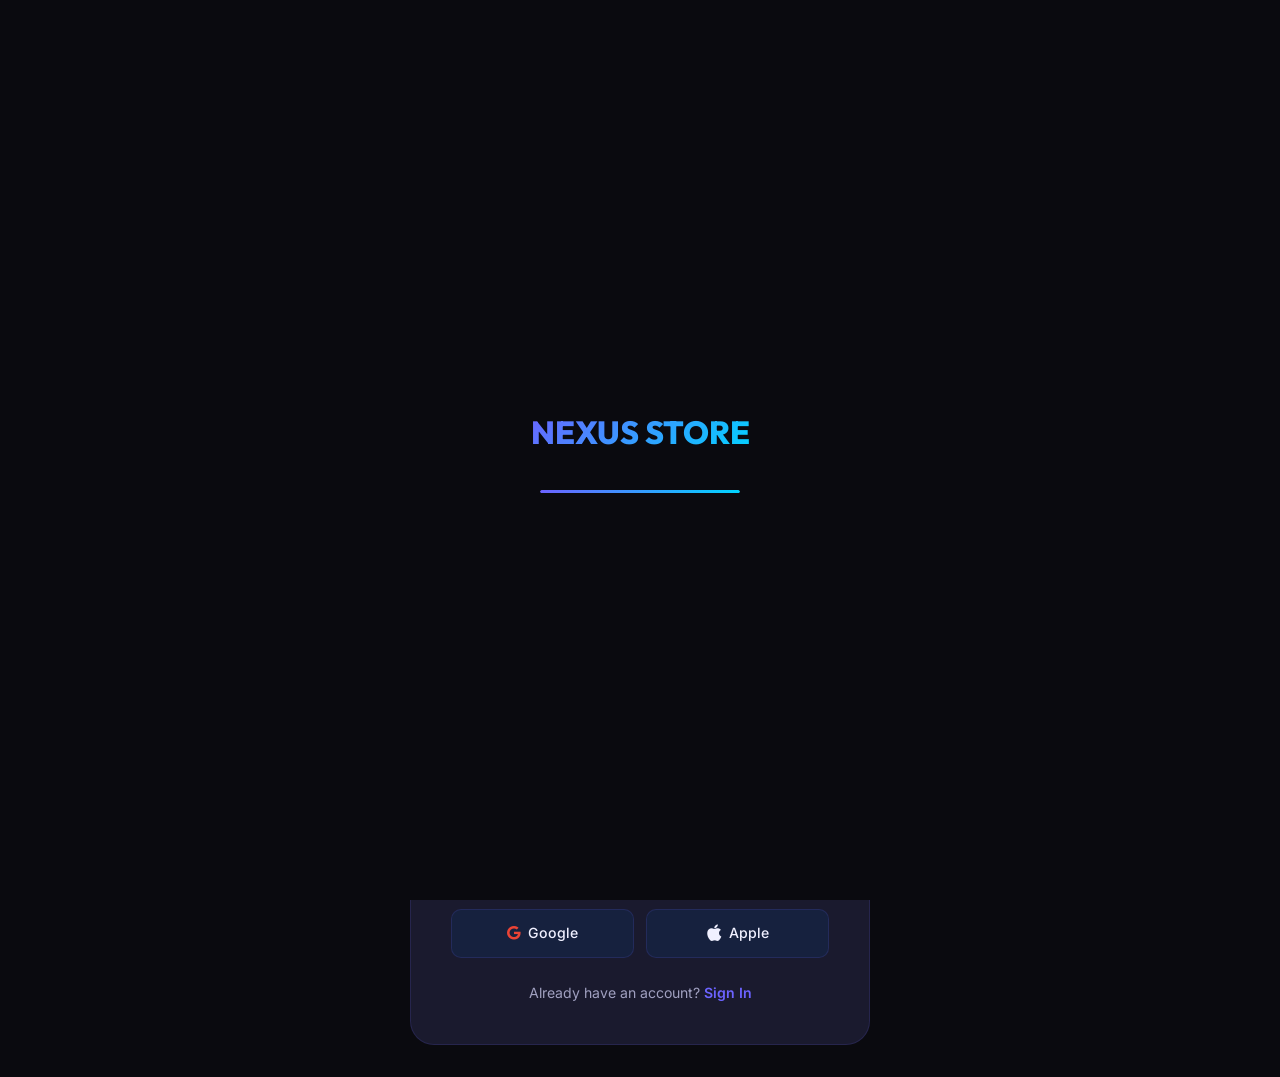
<file: projects/nexus-store/signup.html>
<!DOCTYPE html>
<html lang="en" data-theme="dark">
<head>
  <meta charset="UTF-8">
  <meta name="viewport" content="width=device-width, initial-scale=1.0">
  <title>Create Account — Nexus Store</title>

  <!-- Google Fonts -->
  <link rel="preconnect" href="https://fonts.googleapis.com">
  <link rel="preconnect" href="https://fonts.gstatic.com" crossorigin>
  
  <!-- Bootstrap 5 CSS -->
  <link href="https://cdn.jsdelivr.net/npm/bootstrap@5.3.3/dist/css/bootstrap.min.css" rel="stylesheet" integrity="sha384-QWTKZyjpPEjISv5WaRU9OFeRpok6YctnYmDr5pNlyT2bRjXh0JMhjY6hW+ALEwIH" crossorigin="anonymous">

  <!-- FontAwesome for Icons -->
  <link rel="stylesheet" href="https://cdnjs.cloudflare.com/ajax/libs/font-awesome/6.4.0/css/all.min.css">

  <!-- Custom Stylesheet -->
  <link rel="stylesheet" href="style.css">
</head>
<body>

  <!-- Loading Screen -->
  <div id="loading-screen">
    <div class="loader-logo">NEXUS STORE</div>
    <div class="loader-bar"></div>
  </div>

  <!-- Navigation -->
  <nav class="navbar">
    <div class="nav-inner container-fluid px-md-5">
      <a href="index.html" class="nav-logo">
        <i class="fa-solid fa-cube me-2"></i>NEXUS STORE
      </a>

      <!-- Search Bar -->
      <div class="nav-search d-none d-lg-block">
        <span class="nav-search-icon"><i class="fas fa-search"></i></span>
        <input type="text" id="nav-search-input" placeholder="Search futuristic products...">
      </div>

      <!-- Links -->
      <ul class="nav-links d-none d-lg-flex mb-0 ps-0">
        <li><a href="index.html" class="nav-link">Home</a></li>
        <li><a href="shop.html" class="nav-link">Shop</a></li>
        <li><a href="cart.html" class="nav-link">Cart</a></li>
        <li><a href="profile.html" class="nav-link">Profile</a></li>
      </ul>

      <!-- Actions -->
      <div class="nav-actions">
        <!-- Theme Toggle -->
        <button id="theme-toggle" class="nav-btn" title="Toggle Theme">
          <i class="fas fa-sun"></i>
        </button>

        <!-- Cart Nav Button -->
        <a href="cart.html" class="nav-btn cart-nav-btn" title="View Cart">
          <i class="fas fa-shopping-cart"></i>
          <span class="cart-badge">0</span>
        </a>

        <!-- Sign In Button -->
        <a href="login.html" class="nav-btn-primary d-none d-sm-inline-block">
          Sign In
        </a>

        <!-- Hamburger for Mobile -->
        <button class="hamburger d-lg-none" aria-label="Toggle Menu">
          <span></span>
          <span></span>
          <span></span>
        </button>
      </div>
    </div>
  </nav>

  <!-- Mobile Navigation Drawer -->
  <div class="mobile-nav">
    <ul class="ps-0 mb-4">
      <li><a href="index.html" class="nav-link">Home</a></li>
      <li><a href="shop.html" class="nav-link">Shop</a></li>
      <li><a href="cart.html" class="nav-link">Cart</a></li>
      <li><a href="profile.html" class="nav-link">Profile</a></li>
    </ul>
    <a href="login.html" class="btn btn-primary w-100 justify-content-center">Sign In</a>
  </div>

  <!-- Auth Page (Sign Up) -->
  <section class="auth-page">
    <div class="auth-card">
      <div class="auth-logo">
        <a href="index.html" class="nav-logo" style="font-size: 2rem;">
          <i class="fa-solid fa-cube me-2"></i>NEXUS
        </a>
      </div>
      <h1 class="auth-title">Join Nexus</h1>
      <p class="auth-sub">Create an account and unlock exclusive discounts, early drops, and more.</p>

      <form class="auth-form" id="signup-form">
        <div class="form-group">
          <label class="form-label">Full Name</label>
          <input type="text" class="form-input" placeholder="Sarah Miller" required>
        </div>
        <div class="form-group">
          <label class="form-label">Email Address</label>
          <input type="email" class="form-input" placeholder="sarah@example.com" required>
        </div>
        <div class="form-group">
          <label class="form-label">Password</label>
          <input type="password" class="form-input" placeholder="Create a strong password" required minlength="8">
        </div>
        <div class="form-group">
          <label class="form-label">Confirm Password</label>
          <input type="password" class="form-input" placeholder="Confirm your password" required>
        </div>

        <div class="d-flex align-items-center gap-2" style="font-size:0.85rem; color:var(--text-2);">
          <input type="checkbox" id="terms-check" style="accent-color:var(--primary);width:16px;height:16px;" required>
          <label for="terms-check">I agree to the <a href="#" style="color:var(--primary);font-weight:500;">Terms of Service</a> and <a href="#" style="color:var(--primary);font-weight:500;">Privacy Policy</a>.</label>
        </div>

        <button type="submit" class="btn btn-primary btn-full">
          <i class="fas fa-user-plus me-1"></i> Create Account
        </button>

        <div class="auth-or">or continue with</div>

        <div class="social-auth">
          <button type="button" class="social-auth-btn" onclick="showToast('Google signup coming soon!')">
            <i class="fab fa-google" style="color:#EA4335;"></i> Google
          </button>
          <button type="button" class="social-auth-btn" onclick="showToast('Apple signup coming soon!')">
            <i class="fab fa-apple" style="font-size:1.2rem;"></i> Apple
          </button>
        </div>
      </form>

      <div class="auth-footer">
        Already have an account? <a href="login.html">Sign In</a>
      </div>
    </div>
  </section>

  <!-- Back to Top Button -->
  <button id="back-to-top" title="Go to top"><i class="fas fa-chevron-up"></i></button>

  <!-- Bootstrap 5 Bundle JS -->
  <script src="https://cdn.jsdelivr.net/npm/bootstrap@5.3.3/dist/js/bootstrap.bundle.min.js" integrity="sha384-YvpcrYf0tY3lHB60NNkmXc5s9fDVZLESaAA55NDzOxhy9GkcIdslK1eN7N6jIeHz" crossorigin="anonymous"></script>

  <!-- Main JavaScript File -->
  <script src="script.js"></script>
</body>
</html>
</file>
<file: projects/nexus-store/style.css>
/* ============================================================
   NEXUS STORE — Main Stylesheet
   Dark futuristic theme with glassmorphism & aurora effects
   ============================================================ */

/* ── Fonts ── */
@import url('https://fonts.googleapis.com/css2?family=Outfit:wght@300;400;500;600;700;800;900&family=Inter:wght@300;400;500;600&display=swap');

/* ── CSS Custom Properties ── */
:root {
  /* Colors */
  --void:        #0a0a0f;
  --surface:     #111118;
  --surface-2:   #1a1a2e;
  --surface-3:   #16213e;
  --primary:     #6C63FF;
  --primary-glow:#8B84FF;
  --cyan:        #00D4FF;
  --coral:       #FF6B6B;
  --gold:        #FFD700;
  --green:       #00FF88;
  --text-1:      #F0F0FF;
  --text-2:      #A0A0C0;
  --text-3:      #606080;
  --border:      rgba(108,99,255,0.15);
  --glass-bg:    rgba(26,26,46,0.6);
  --glass-border:rgba(108,99,255,0.25);

  /* Typography */
  --font-display: 'Outfit', sans-serif;
  --font-body:    'Inter', sans-serif;

  /* Spacing */
  --nav-h: 72px;
  --radius: 16px;
  --radius-sm: 8px;
  --radius-lg: 24px;

  /* Shadows */
  --shadow-glow: 0 0 40px rgba(108,99,255,0.3);
  --shadow-card: 0 8px 32px rgba(0,0,0,0.5);
  --shadow-cyan: 0 0 20px rgba(0,212,255,0.2);

  /* Transitions */
  --ease: cubic-bezier(0.4,0,0.2,1);
  --ease-bounce: cubic-bezier(0.34,1.56,0.64,1);
}

/* Light mode override */
[data-theme="light"] {
  --void:        #f0f0f8;
  --surface:     #ffffff;
  --surface-2:   #f5f5ff;
  --surface-3:   #eeeeff;
  --text-1:      #0a0a1a;
  --text-2:      #44445a;
  --text-3:      #888899;
  --border:      rgba(108,99,255,0.15);
  --glass-bg:    rgba(255,255,255,0.7);
  --glass-border:rgba(108,99,255,0.3);
  --shadow-card: 0 8px 32px rgba(0,0,0,0.1);
}

/* ── Reset & Base ── */
*, *::before, *::after { box-sizing: border-box; margin: 0; padding: 0; }

html {
  scroll-behavior: smooth;
  scrollbar-width: thin;
  scrollbar-color: var(--primary) var(--surface);
}

::-webkit-scrollbar { width: 6px; }
::-webkit-scrollbar-track { background: var(--surface); }
::-webkit-scrollbar-thumb { background: var(--primary); border-radius: 3px; }

body {
  font-family: var(--font-body);
  background: var(--void);
  color: var(--text-1);
  line-height: 1.6;
  overflow-x: hidden;
  transition: background 0.3s var(--ease), color 0.3s var(--ease);
}

img { display: block; max-width: 100%; }
a  { text-decoration: none; color: inherit; }
ul { list-style: none; }
button { cursor: pointer; border: none; background: none; font-family: inherit; }

/* ── Loading Screen ── */
#loading-screen {
  position: fixed; inset: 0;
  background: var(--void);
  display: flex; flex-direction: column;
  align-items: center; justify-content: center;
  z-index: 9999;
  transition: opacity 0.5s var(--ease), visibility 0.5s;
}
#loading-screen.hidden { opacity: 0; visibility: hidden; }

.loader-logo {
  font-family: var(--font-display);
  font-size: 2rem; font-weight: 800;
  background: linear-gradient(135deg, var(--primary), var(--cyan));
  -webkit-background-clip: text; -webkit-text-fill-color: transparent;
  background-clip: text;
  margin-bottom: 2rem;
}

.loader-bar {
  width: 200px; height: 3px;
  background: var(--surface-2);
  border-radius: 2px; overflow: hidden;
}
.loader-bar::after {
  content: '';
  display: block; height: 100%;
  background: linear-gradient(90deg, var(--primary), var(--cyan));
  border-radius: 2px;
  animation: load 1.5s ease-in-out forwards;
}
@keyframes load {
  from { width: 0; }
  to   { width: 100%; }
}

/* ── Navigation ── */
.navbar {
  position: fixed; top: 0; left: 0; right: 0;
  height: var(--nav-h);
  background: rgba(10,10,15,0.8);
  backdrop-filter: blur(20px) saturate(180%);
  -webkit-backdrop-filter: blur(20px) saturate(180%);
  border-bottom: 1px solid var(--border);
  z-index: 1000;
  transition: all 0.3s var(--ease);
}
.navbar.scrolled {
  box-shadow: 0 4px 30px rgba(0,0,0,0.5);
}

.nav-inner {
  max-width: 1400px; margin: 0 auto;
  padding: 0 2rem;
  height: 100%;
  display: flex; align-items: center; gap: 2rem;
}

.nav-logo {
  font-family: var(--font-display);
  font-size: 1.5rem; font-weight: 800;
  background: linear-gradient(135deg, var(--primary), var(--cyan));
  -webkit-background-clip: text; -webkit-text-fill-color: transparent;
  background-clip: text;
  white-space: nowrap;
  flex-shrink: 0;
}

.nav-search {
  flex: 1; max-width: 500px;
  position: relative;
}
.nav-search input {
  width: 100%;
  padding: 0.6rem 1rem 0.6rem 2.8rem;
  background: var(--surface-2);
  border: 1px solid var(--border);
  border-radius: 50px;
  color: var(--text-1);
  font-family: var(--font-body);
  font-size: 0.9rem;
  transition: all 0.3s var(--ease);
  outline: none;
}
.nav-search input:focus {
  border-color: var(--primary);
  box-shadow: 0 0 0 3px rgba(108,99,255,0.1);
}
.nav-search-icon {
  position: absolute; left: 1rem; top: 50%;
  transform: translateY(-50%);
  color: var(--text-3); font-size: 0.9rem;
  pointer-events: none;
}

.nav-links {
  display: flex; align-items: center; gap: 0.5rem;
  margin-left: auto;
}
.nav-link {
  color: var(--text-2);
  font-size: 0.9rem; font-weight: 500;
  padding: 0.5rem 1rem;
  border-radius: 8px;
  transition: all 0.2s var(--ease);
  white-space: nowrap;
}
.nav-link:hover, .nav-link.active {
  color: var(--text-1);
  background: var(--surface-2);
}

.nav-actions {
  display: flex; align-items: center; gap: 0.75rem;
  flex-shrink: 0;
}

.nav-btn {
  width: 40px; height: 40px;
  border-radius: 10px;
  background: var(--surface-2);
  border: 1px solid var(--border);
  color: var(--text-2);
  display: flex; align-items: center; justify-content: center;
  font-size: 1rem;
  transition: all 0.2s var(--ease);
  position: relative;
}
.nav-btn:hover { color: var(--text-1); border-color: var(--primary); }

.cart-badge {
  position: absolute; top: -6px; right: -6px;
  width: 18px; height: 18px;
  background: var(--coral);
  border-radius: 50%;
  font-size: 0.65rem; font-weight: 700;
  color: #fff;
  display: flex; align-items: center; justify-content: center;
  transform: scale(0);
  transition: transform 0.3s var(--ease-bounce);
}
.cart-badge.show { transform: scale(1); }

.nav-btn-primary {
  padding: 0.5rem 1.25rem;
  background: linear-gradient(135deg, var(--primary), var(--primary-glow));
  color: #fff;
  border-radius: 10px;
  font-weight: 600; font-size: 0.9rem;
  transition: all 0.2s var(--ease);
  width: auto; height: auto;
  border: none;
}
.nav-btn-primary:hover {
  transform: translateY(-1px);
  box-shadow: var(--shadow-glow);
}

.hamburger {
  display: none;
  flex-direction: column; gap: 5px;
  width: 40px; height: 40px;
  align-items: center; justify-content: center;
  background: var(--surface-2);
  border: 1px solid var(--border);
  border-radius: 10px;
}
.hamburger span {
  display: block; width: 20px; height: 2px;
  background: var(--text-1);
  transition: all 0.3s var(--ease);
}

/* ── Mobile Nav Drawer ── */
.mobile-nav {
  position: fixed; top: var(--nav-h); left: 0; right: 0;
  background: var(--surface);
  border-bottom: 1px solid var(--border);
  padding: 1.5rem;
  transform: translateY(-110%);
  transition: transform 0.35s var(--ease);
  z-index: 999;
}
.mobile-nav.open { transform: translateY(0); }
.mobile-nav .nav-link { display: block; padding: 0.75rem 1rem; font-size: 1rem; }

/* ── Layout Containers ── */
.container { max-width: 1400px; margin: 0 auto; padding: 0 2rem; }
.section   { padding: 6rem 0; }
.section-sm{ padding: 4rem 0; }

.section-header {
  text-align: center;
  margin-bottom: 3.5rem;
}
.section-eyebrow {
  display: inline-block;
  font-size: 0.75rem; font-weight: 600;
  letter-spacing: 0.15em; text-transform: uppercase;
  color: var(--primary);
  margin-bottom: 0.75rem;
}
.section-title {
  font-family: var(--font-display);
  font-size: clamp(1.75rem, 4vw, 2.75rem);
  font-weight: 700;
  line-height: 1.2;
}
.section-title span {
  background: linear-gradient(135deg, var(--primary), var(--cyan));
  -webkit-background-clip: text; -webkit-text-fill-color: transparent;
  background-clip: text;
}
.section-sub {
  color: var(--text-2);
  margin-top: 0.75rem;
  max-width: 500px;
  margin-left: auto; margin-right: auto;
}

/* ── Buttons ── */
.btn {
  display: inline-flex; align-items: center; gap: 0.5rem;
  padding: 0.85rem 2rem;
  border-radius: 50px;
  font-family: var(--font-display);
  font-weight: 600; font-size: 0.95rem;
  transition: all 0.25s var(--ease);
  cursor: pointer;
}
.btn-primary {
  background: linear-gradient(135deg, var(--primary), var(--primary-glow));
  color: #fff;
  box-shadow: 0 4px 20px rgba(108,99,255,0.35);
}
.btn-primary:hover {
  transform: translateY(-2px);
  box-shadow: 0 8px 30px rgba(108,99,255,0.5);
}
.btn-secondary {
  background: transparent;
  border: 1.5px solid var(--primary);
  color: var(--primary);
}
.btn-secondary:hover {
  background: var(--primary);
  color: #fff;
}
.btn-ghost {
  background: var(--glass-bg);
  border: 1px solid var(--glass-border);
  color: var(--text-1);
  backdrop-filter: blur(10px);
}
.btn-ghost:hover {
  border-color: var(--primary);
  color: var(--primary);
}
.btn-sm { padding: 0.55rem 1.25rem; font-size: 0.85rem; }
.btn-full { width: 100%; justify-content: center; }

/* ── Glass Card ── */
.glass-card {
  background: var(--glass-bg);
  backdrop-filter: blur(20px) saturate(180%);
  -webkit-backdrop-filter: blur(20px) saturate(180%);
  border: 1px solid var(--glass-border);
  border-radius: var(--radius);
  transition: all 0.3s var(--ease);
}
.glass-card:hover {
  border-color: var(--primary);
  box-shadow: var(--shadow-glow);
  transform: translateY(-4px);
}

/* ── Badge ── */
.badge {
  display: inline-block;
  padding: 0.2rem 0.6rem;
  border-radius: 50px;
  font-size: 0.7rem; font-weight: 700;
  text-transform: uppercase; letter-spacing: 0.05em;
}
.badge-primary { background: rgba(108,99,255,0.2); color: var(--primary); }
.badge-coral   { background: rgba(255,107,107,0.2); color: var(--coral); }
.badge-cyan    { background: rgba(0,212,255,0.15);  color: var(--cyan); }
.badge-green   { background: rgba(0,255,136,0.15);  color: var(--green); }

/* ── Star Rating ── */
.stars { color: var(--gold); font-size: 0.85rem; letter-spacing: 1px; }
.rating-count { color: var(--text-3); font-size: 0.8rem; }

/* ═══════════════════════════════════════════
   HOME PAGE — HERO
═══════════════════════════════════════════ */
.hero {
  min-height: 100vh;
  display: flex; align-items: center;
  position: relative;
  overflow: hidden;
  padding-top: var(--nav-h);
}

.hero-bg {
  position: absolute; inset: 0;
  background:
    radial-gradient(ellipse 80% 60% at 60% 40%, rgba(108,99,255,0.15) 0%, transparent 60%),
    radial-gradient(ellipse 50% 40% at 80% 70%, rgba(0,212,255,0.08) 0%, transparent 50%),
    radial-gradient(ellipse 40% 30% at 20% 80%, rgba(255,107,107,0.06) 0%, transparent 50%);
  animation: aurora 8s ease-in-out infinite alternate;
}
@keyframes aurora {
  from { opacity: 0.7; transform: scale(1); }
  to   { opacity: 1;   transform: scale(1.05); }
}

.hero-grid {
  position: absolute; inset: 0;
  background-image:
    linear-gradient(rgba(108,99,255,0.03) 1px, transparent 1px),
    linear-gradient(90deg, rgba(108,99,255,0.03) 1px, transparent 1px);
  background-size: 50px 50px;
}

.hero-content {
  position: relative; z-index: 1;
  display: grid;
  grid-template-columns: 1fr 1fr;
  gap: 4rem;
  align-items: center;
  width: 100%; max-width: 1400px;
  margin: 0 auto;
  padding: 4rem 2rem;
}

.hero-left { padding: 2rem 0; }

.hero-tag {
  display: inline-flex; align-items: center; gap: 0.5rem;
  padding: 0.4rem 1rem;
  background: rgba(108,99,255,0.1);
  border: 1px solid rgba(108,99,255,0.3);
  border-radius: 50px;
  font-size: 0.8rem; font-weight: 500;
  color: var(--primary);
  margin-bottom: 1.5rem;
}
.hero-tag::before {
  content: '';
  width: 6px; height: 6px;
  background: var(--green);
  border-radius: 50%;
  animation: blink 1.5s ease-in-out infinite;
}
@keyframes blink { 0%,100%{opacity:1} 50%{opacity:0.3} }

.hero-title {
  font-family: var(--font-display);
  font-size: clamp(2.5rem, 6vw, 5rem);
  font-weight: 900;
  line-height: 1.05;
  margin-bottom: 1.5rem;
}
.hero-title .gradient-text {
  background: linear-gradient(135deg, var(--primary) 0%, var(--cyan) 50%, var(--primary-glow) 100%);
  -webkit-background-clip: text; -webkit-text-fill-color: transparent;
  background-clip: text;
  background-size: 200% 200%;
  animation: shimmer 4s ease infinite;
}
@keyframes shimmer {
  0%  { background-position: 0% 50%; }
  50% { background-position: 100% 50%; }
  100%{ background-position: 0% 50%; }
}

.hero-sub {
  font-size: 1.1rem; color: var(--text-2);
  max-width: 480px;
  margin-bottom: 2.5rem;
  line-height: 1.7;
}

.hero-cta {
  display: flex; align-items: center; gap: 1rem;
  flex-wrap: wrap;
}

.hero-stats {
  display: flex; gap: 2.5rem;
  margin-top: 3rem;
  padding-top: 2rem;
  border-top: 1px solid var(--border);
}
.hero-stat-num {
  font-family: var(--font-display);
  font-size: 1.75rem; font-weight: 800;
  background: linear-gradient(135deg, var(--primary), var(--cyan));
  -webkit-background-clip: text; -webkit-text-fill-color: transparent;
  background-clip: text;
}
.hero-stat-label { font-size: 0.8rem; color: var(--text-3); margin-top: 0.2rem; }

/* Hero product showcase */
.hero-right {
  position: relative;
  display: flex; align-items: center; justify-content: center;
}

.hero-showcase {
  position: relative;
  width: 100%; max-width: 520px;
}

.hero-card-main {
  background: var(--glass-bg);
  border: 1px solid var(--glass-border);
  border-radius: var(--radius-lg);
  padding: 2rem;
  backdrop-filter: blur(20px);
  position: relative;
  overflow: hidden;
}
.hero-card-main::before {
  content: '';
  position: absolute; inset: -2px;
  background: linear-gradient(135deg, var(--primary), var(--cyan), var(--primary));
  border-radius: var(--radius-lg);
  z-index: -1;
  opacity: 0.4;
  animation: border-spin 4s linear infinite;
}
@keyframes border-spin {
  from { transform: rotate(0deg); }
  to   { transform: rotate(360deg); }
}

.hero-product-img {
  width: 100%;
  height: 280px;
  object-fit: contain;
  margin-bottom: 1.5rem;
  filter: drop-shadow(0 10px 40px rgba(108,99,255,0.4));
  animation: float 3s ease-in-out infinite;
}
@keyframes float {
  0%,100% { transform: translateY(0); }
  50%      { transform: translateY(-12px); }
}

.hero-product-info .name {
  font-family: var(--font-display);
  font-size: 1.2rem; font-weight: 700;
  margin-bottom: 0.3rem;
}
.hero-product-info .price {
  font-family: var(--font-display);
  font-size: 1.5rem; font-weight: 800;
  color: var(--primary);
}

/* Floating mini cards */
.floating-card {
  position: absolute;
  background: var(--glass-bg);
  border: 1px solid var(--glass-border);
  border-radius: var(--radius);
  padding: 0.75rem 1rem;
  backdrop-filter: blur(15px);
  white-space: nowrap;
  font-size: 0.8rem;
}
.floating-card.offer {
  top: -1.5rem; right: -1.5rem;
  color: var(--green);
  border-color: rgba(0,255,136,0.3);
}
.floating-card.shipping {
  bottom: -1rem; left: -1.5rem;
  color: var(--cyan);
  border-color: rgba(0,212,255,0.3);
}

/* ═══════════════════════════════════════════
   CATEGORIES
═══════════════════════════════════════════ */
.categories-grid {
  display: grid;
  grid-template-columns: repeat(auto-fit, minmax(150px, 1fr));
  gap: 1.25rem;
}

.category-card {
  padding: 2rem 1rem;
  border-radius: var(--radius);
  background: var(--glass-bg);
  border: 1px solid var(--glass-border);
  text-align: center;
  cursor: pointer;
  transition: all 0.3s var(--ease);
  position: relative;
  overflow: hidden;
}
.category-card::after {
  content: '';
  position: absolute; inset: 0;
  background: linear-gradient(135deg, var(--primary), var(--cyan));
  opacity: 0;
  transition: opacity 0.3s var(--ease);
}
.category-card:hover::after { opacity: 0.07; }
.category-card:hover {
  transform: translateY(-6px);
  border-color: var(--primary);
  box-shadow: var(--shadow-glow);
}

.category-icon {
  font-size: 2.5rem;
  margin-bottom: 0.75rem;
  display: block;
}
.category-name {
  font-family: var(--font-display);
  font-weight: 600;
  font-size: 0.95rem;
  margin-bottom: 0.25rem;
}
.category-count { font-size: 0.75rem; color: var(--text-3); }

/* ═══════════════════════════════════════════
   PRODUCT CARDS
═══════════════════════════════════════════ */
.products-grid {
  display: grid;
  grid-template-columns: repeat(auto-fill, minmax(270px, 1fr));
  gap: 1.5rem;
}

.product-card {
  background: var(--surface-2);
  border: 1px solid var(--border);
  border-radius: var(--radius);
  overflow: hidden;
  transition: all 0.35s var(--ease);
  position: relative;
  cursor: pointer;
}
.product-card:hover {
  transform: translateY(-8px);
  border-color: var(--primary);
  box-shadow: var(--shadow-glow);
}

.product-card-img {
  position: relative;
  overflow: hidden;
  background: var(--surface-3);
  height: 220px;
}
.product-card-img img {
  width: 100%; height: 100%;
  object-fit: cover;
  transition: transform 0.5s var(--ease);
}
.product-card:hover .product-card-img img { transform: scale(1.08); }

.product-card-badges {
  position: absolute; top: 0.75rem; left: 0.75rem;
  display: flex; flex-direction: column; gap: 0.4rem;
  z-index: 1;
}

.product-card-actions {
  position: absolute; top: 0.75rem; right: 0.75rem;
  display: flex; flex-direction: column; gap: 0.5rem;
  opacity: 0; transform: translateX(10px);
  transition: all 0.3s var(--ease);
  z-index: 1;
}
.product-card:hover .product-card-actions {
  opacity: 1; transform: translateX(0);
}
.card-action-btn {
  width: 36px; height: 36px;
  background: var(--glass-bg);
  border: 1px solid var(--glass-border);
  border-radius: 8px;
  color: var(--text-1);
  display: flex; align-items: center; justify-content: center;
  font-size: 0.9rem;
  backdrop-filter: blur(10px);
  transition: all 0.2s var(--ease);
}
.card-action-btn:hover { background: var(--primary); border-color: var(--primary); color: #fff; }

.product-card-body { padding: 1.25rem; }
.product-card-category { font-size: 0.75rem; color: var(--text-3); text-transform: uppercase; letter-spacing: 0.08em; margin-bottom: 0.4rem; }
.product-card-name {
  font-family: var(--font-display);
  font-weight: 600; font-size: 1rem;
  line-height: 1.3;
  margin-bottom: 0.6rem;
  display: -webkit-box; -webkit-line-clamp: 2; -webkit-box-orient: vertical; overflow: hidden;
}
.product-card-rating { display: flex; align-items: center; gap: 0.5rem; margin-bottom: 0.75rem; }

.product-card-footer {
  display: flex; align-items: center; justify-content: space-between;
  padding: 1rem 1.25rem;
  border-top: 1px solid var(--border);
}
.product-price {
  font-family: var(--font-display);
  font-size: 1.25rem; font-weight: 700;
  color: var(--text-1);
}
.product-price-old {
  font-size: 0.8rem;
  color: var(--text-3);
  text-decoration: line-through;
  margin-left: 0.4rem;
}
.add-cart-btn {
  width: 36px; height: 36px;
  background: linear-gradient(135deg, var(--primary), var(--primary-glow));
  border-radius: 10px;
  color: #fff;
  display: flex; align-items: center; justify-content: center;
  font-size: 1rem;
  transition: all 0.25s var(--ease-bounce);
}
.add-cart-btn:hover { transform: scale(1.15); box-shadow: var(--shadow-glow); }

/* ═══════════════════════════════════════════
   DEALS / OFFER BANNER
═══════════════════════════════════════════ */
.offer-banner {
  background: linear-gradient(135deg, #1a0a2e, #0a1a2e, #0a2e1a);
  border: 1px solid var(--border);
  border-radius: var(--radius-lg);
  padding: 4rem;
  position: relative;
  overflow: hidden;
}
.offer-banner::before {
  content: '';
  position: absolute;
  width: 600px; height: 600px;
  background: radial-gradient(circle, rgba(108,99,255,0.15) 0%, transparent 70%);
  top: -200px; right: -100px;
  animation: pulse-slow 6s ease-in-out infinite alternate;
}
@keyframes pulse-slow { from { transform: scale(1); } to { transform: scale(1.2); } }

.offer-banner-content {
  position: relative; z-index: 1;
  display: grid; grid-template-columns: 1fr auto;
  align-items: center; gap: 3rem;
}
.offer-countdown {
  display: flex; gap: 1rem;
  margin: 1.5rem 0;
}
.countdown-unit {
  text-align: center;
  background: rgba(255,255,255,0.05);
  border: 1px solid var(--border);
  border-radius: var(--radius-sm);
  padding: 1rem 1.25rem;
  min-width: 70px;
}
.countdown-num {
  font-family: var(--font-display);
  font-size: 2rem; font-weight: 800;
  color: var(--primary);
  line-height: 1;
}
.countdown-label { font-size: 0.65rem; color: var(--text-3); text-transform: uppercase; letter-spacing: 0.1em; margin-top: 0.3rem; }

/* ═══════════════════════════════════════════
   TESTIMONIALS
═══════════════════════════════════════════ */
.testimonials-grid {
  display: grid;
  grid-template-columns: repeat(auto-fill, minmax(320px, 1fr));
  gap: 1.5rem;
}
.testimonial-card {
  padding: 2rem;
  background: var(--surface-2);
  border: 1px solid var(--border);
  border-radius: var(--radius);
  transition: all 0.3s var(--ease);
}
.testimonial-card:hover {
  border-color: var(--primary);
  transform: translateY(-4px);
}
.testimonial-quote { font-size: 2rem; color: var(--primary); margin-bottom: 1rem; line-height: 1; }
.testimonial-text { color: var(--text-2); line-height: 1.7; margin-bottom: 1.5rem; font-style: italic; }
.testimonial-author { display: flex; align-items: center; gap: 0.75rem; }
.testimonial-avatar {
  width: 44px; height: 44px;
  border-radius: 50%;
  object-fit: cover;
  border: 2px solid var(--primary);
}
.testimonial-name { font-weight: 600; font-size: 0.9rem; }
.testimonial-role { font-size: 0.75rem; color: var(--text-3); }

/* ═══════════════════════════════════════════
   NEWSLETTER
═══════════════════════════════════════════ */
.newsletter-section {
  background: linear-gradient(135deg, rgba(108,99,255,0.08), rgba(0,212,255,0.05));
  border: 1px solid var(--border);
  border-radius: var(--radius-lg);
}
.newsletter-inner {
  padding: 4rem;
  text-align: center;
  max-width: 600px;
  margin: 0 auto;
}
.newsletter-form {
  display: flex; gap: 0.75rem;
  margin-top: 2rem;
}
.newsletter-input {
  flex: 1;
  padding: 0.9rem 1.5rem;
  background: var(--surface-2);
  border: 1px solid var(--border);
  border-radius: 50px;
  color: var(--text-1);
  font-family: var(--font-body); font-size: 0.95rem;
  outline: none;
  transition: border-color 0.2s;
}
.newsletter-input:focus { border-color: var(--primary); }

/* ═══════════════════════════════════════════
   FOOTER
═══════════════════════════════════════════ */
.footer {
  background: var(--surface);
  border-top: 1px solid var(--border);
  padding: 5rem 0 2rem;
  margin-top: 6rem;
}
.footer-grid {
  display: grid;
  grid-template-columns: 2fr 1fr 1fr 1fr;
  gap: 3rem;
  margin-bottom: 4rem;
}
.footer-brand p {
  color: var(--text-2);
  font-size: 0.9rem;
  line-height: 1.7;
  margin: 1rem 0 1.5rem;
  max-width: 280px;
}
.social-links { display: flex; gap: 0.75rem; }
.social-link {
  width: 38px; height: 38px;
  border-radius: 10px;
  background: var(--surface-2);
  border: 1px solid var(--border);
  display: flex; align-items: center; justify-content: center;
  color: var(--text-2);
  font-size: 0.9rem;
  transition: all 0.2s var(--ease);
}
.social-link:hover {
  background: var(--primary);
  border-color: var(--primary);
  color: #fff;
  transform: translateY(-2px);
}
.footer-col-title {
  font-family: var(--font-display);
  font-weight: 700; font-size: 0.95rem;
  margin-bottom: 1.25rem;
}
.footer-col-links { display: flex; flex-direction: column; gap: 0.6rem; }
.footer-col-links a {
  color: var(--text-2); font-size: 0.88rem;
  transition: color 0.2s;
}
.footer-col-links a:hover { color: var(--primary); }

.footer-bottom {
  padding-top: 2rem;
  border-top: 1px solid var(--border);
  display: flex; align-items: center; justify-content: space-between;
  font-size: 0.82rem; color: var(--text-3);
}
.payment-icons { display: flex; gap: 0.5rem; align-items: center; }
.payment-icon {
  background: var(--surface-2);
  border: 1px solid var(--border);
  border-radius: 6px;
  padding: 0.3rem 0.6rem;
  font-size: 0.7rem; font-weight: 700;
  color: var(--text-2);
}

/* ═══════════════════════════════════════════
   SHOP PAGE
═══════════════════════════════════════════ */
.shop-hero {
  padding: calc(var(--nav-h) + 3rem) 0 3rem;
  background: linear-gradient(180deg, rgba(108,99,255,0.06) 0%, transparent 100%);
}
.shop-layout {
  display: grid;
  grid-template-columns: 280px 1fr;
  gap: 2rem;
  align-items: start;
}

/* Sidebar */
.shop-sidebar {
  position: sticky; top: calc(var(--nav-h) + 1rem);
  background: var(--surface-2);
  border: 1px solid var(--border);
  border-radius: var(--radius);
  padding: 1.75rem;
}
.sidebar-section { margin-bottom: 2rem; }
.sidebar-section:last-child { margin-bottom: 0; }
.sidebar-title {
  font-family: var(--font-display);
  font-weight: 700; font-size: 0.9rem;
  text-transform: uppercase; letter-spacing: 0.08em;
  color: var(--text-2);
  margin-bottom: 1rem;
  padding-bottom: 0.75rem;
  border-bottom: 1px solid var(--border);
}
.filter-option {
  display: flex; align-items: center; gap: 0.75rem;
  padding: 0.5rem 0;
  cursor: pointer;
  transition: color 0.2s;
  font-size: 0.9rem;
}
.filter-option:hover { color: var(--primary); }
.filter-option input[type="checkbox"] {
  accent-color: var(--primary);
  width: 16px; height: 16px;
}
.price-range { width: 100%; accent-color: var(--primary); }
.price-labels { display: flex; justify-content: space-between; font-size: 0.8rem; color: var(--text-3); margin-top: 0.5rem; }

/* Shop toolbar */
.shop-toolbar {
  display: flex; align-items: center; justify-content: space-between;
  gap: 1rem;
  margin-bottom: 1.5rem;
  flex-wrap: wrap;
}
.shop-toolbar-left { display: flex; align-items: center; gap: 1rem; }
.result-count { font-size: 0.9rem; color: var(--text-2); }
.sort-select {
  padding: 0.55rem 1rem;
  background: var(--surface-2);
  border: 1px solid var(--border);
  border-radius: 8px;
  color: var(--text-1);
  font-family: var(--font-body); font-size: 0.88rem;
  outline: none;
  cursor: pointer;
}
.view-btns { display: flex; gap: 0.4rem; }
.view-btn {
  width: 36px; height: 36px;
  background: var(--surface-2);
  border: 1px solid var(--border);
  border-radius: 8px;
  color: var(--text-2);
  display: flex; align-items: center; justify-content: center;
  transition: all 0.2s;
}
.view-btn.active, .view-btn:hover { background: var(--primary); border-color: var(--primary); color: #fff; }

/* ═══════════════════════════════════════════
   PRODUCT DETAIL PAGE
═══════════════════════════════════════════ */
.product-detail-wrap {
  padding-top: calc(var(--nav-h) + 3rem);
}
.product-detail-grid {
  display: grid;
  grid-template-columns: 1fr 1fr;
  gap: 4rem;
  align-items: start;
}

/* Gallery */
.product-gallery { position: sticky; top: calc(var(--nav-h) + 1rem); }
.gallery-main {
  background: var(--surface-2);
  border: 1px solid var(--border);
  border-radius: var(--radius);
  overflow: hidden;
  margin-bottom: 1rem;
  height: 420px;
  display: flex; align-items: center; justify-content: center;
}
.gallery-main img { max-height: 380px; object-fit: contain; }
.gallery-thumbs { display: flex; gap: 0.75rem; }
.gallery-thumb {
  width: 76px; height: 76px;
  border-radius: var(--radius-sm);
  background: var(--surface-2);
  border: 2px solid transparent;
  overflow: hidden;
  cursor: pointer;
  transition: border-color 0.2s;
  flex-shrink: 0;
}
.gallery-thumb.active, .gallery-thumb:hover { border-color: var(--primary); }
.gallery-thumb img { width: 100%; height: 100%; object-fit: cover; }

/* Product info */
.product-info-wrap { padding: 1rem 0; }
.product-breadcrumb { font-size: 0.8rem; color: var(--text-3); margin-bottom: 1.5rem; }
.product-breadcrumb a { color: var(--text-3); transition: color 0.2s; }
.product-breadcrumb a:hover { color: var(--primary); }
.product-breadcrumb span { margin: 0 0.4rem; }

.product-title {
  font-family: var(--font-display);
  font-size: 1.9rem; font-weight: 800;
  line-height: 1.2;
  margin-bottom: 1rem;
}
.product-rating-row { display: flex; align-items: center; gap: 1rem; margin-bottom: 1.5rem; flex-wrap: wrap; }
.product-price-block { margin-bottom: 2rem; }
.product-current-price {
  font-family: var(--font-display);
  font-size: 2.25rem; font-weight: 800;
  color: var(--primary);
}
.product-old-price { font-size: 1.1rem; color: var(--text-3); text-decoration: line-through; margin-left: 0.75rem; }
.product-discount {
  display: inline-block;
  background: rgba(255,107,107,0.15);
  color: var(--coral);
  padding: 0.2rem 0.6rem;
  border-radius: 6px;
  font-size: 0.85rem; font-weight: 700;
  margin-left: 0.75rem;
}

.product-option-label {
  font-weight: 600; font-size: 0.88rem;
  margin-bottom: 0.6rem; color: var(--text-2);
}
.color-options { display: flex; gap: 0.75rem; margin-bottom: 1.5rem; }
.color-dot {
  width: 30px; height: 30px;
  border-radius: 50%;
  border: 2px solid transparent;
  cursor: pointer;
  transition: border-color 0.2s;
}
.color-dot.active, .color-dot:hover { border-color: var(--text-1); }

.size-options { display: flex; gap: 0.6rem; margin-bottom: 1.5rem; flex-wrap: wrap; }
.size-btn {
  padding: 0.4rem 1rem;
  border: 1.5px solid var(--border);
  border-radius: 8px;
  font-size: 0.85rem; font-weight: 500;
  background: transparent; color: var(--text-2);
  transition: all 0.2s;
}
.size-btn.active, .size-btn:hover { border-color: var(--primary); color: var(--primary); }

.quantity-wrap { display: flex; align-items: center; gap: 1rem; margin-bottom: 2rem; }
.qty-control {
  display: flex; align-items: center;
  background: var(--surface-2);
  border: 1px solid var(--border);
  border-radius: 10px;
  overflow: hidden;
}
.qty-btn {
  width: 40px; height: 44px;
  background: transparent; color: var(--text-1);
  font-size: 1.1rem;
  display: flex; align-items: center; justify-content: center;
  transition: background 0.2s;
}
.qty-btn:hover { background: var(--surface-3); }
.qty-num {
  width: 48px; text-align: center;
  font-family: var(--font-display); font-weight: 700;
  border-left: 1px solid var(--border);
  border-right: 1px solid var(--border);
  height: 44px; line-height: 44px;
}

.product-cta-row { display: flex; gap: 1rem; margin-bottom: 2rem; }
.product-cta-row .btn { flex: 1; justify-content: center; border-radius: var(--radius); }

.product-meta { border-top: 1px solid var(--border); padding-top: 1.5rem; display: flex; flex-direction: column; gap: 0.75rem; }
.product-meta-row { display: flex; gap: 0.75rem; font-size: 0.88rem; color: var(--text-2); align-items: center; }
.product-meta-row i { color: var(--primary); width: 16px; }

/* Reviews */
.reviews-section { margin-top: 5rem; }
.reviews-grid { display: grid; grid-template-columns: 300px 1fr; gap: 3rem; }
.reviews-summary { text-align: center; }
.big-rating { font-family: var(--font-display); font-size: 5rem; font-weight: 900; color: var(--primary); line-height: 1; }
.rating-bars { margin: 1.5rem 0; display: flex; flex-direction: column; gap: 0.6rem; }
.rating-bar-row { display: flex; align-items: center; gap: 0.75rem; font-size: 0.8rem; }
.bar-track { flex: 1; height: 6px; background: var(--surface-3); border-radius: 3px; overflow: hidden; }
.bar-fill { height: 100%; background: linear-gradient(90deg, var(--primary), var(--cyan)); border-radius: 3px; }
.review-cards { display: flex; flex-direction: column; gap: 1.25rem; }
.review-card {
  padding: 1.5rem;
  background: var(--surface-2);
  border: 1px solid var(--border);
  border-radius: var(--radius);
}
.review-header { display: flex; justify-content: space-between; margin-bottom: 0.75rem; }
.reviewer-name { font-weight: 600; }
.review-date { font-size: 0.8rem; color: var(--text-3); }
.review-text { color: var(--text-2); font-size: 0.9rem; line-height: 1.6; }

/* ═══════════════════════════════════════════
   CART PAGE
═══════════════════════════════════════════ */
.cart-page-wrap { padding-top: calc(var(--nav-h) + 3rem); }
.cart-layout {
  display: grid;
  grid-template-columns: 1fr 380px;
  gap: 2rem;
  align-items: start;
}
.cart-items-wrap {
  background: var(--surface-2);
  border: 1px solid var(--border);
  border-radius: var(--radius);
  overflow: hidden;
}
.cart-item {
  display: grid;
  grid-template-columns: 100px 1fr auto;
  gap: 1.25rem;
  align-items: center;
  padding: 1.5rem;
  border-bottom: 1px solid var(--border);
}
.cart-item:last-child { border-bottom: none; }
.cart-item-img {
  width: 100px; height: 100px;
  border-radius: var(--radius-sm);
  overflow: hidden;
  background: var(--surface-3);
  flex-shrink: 0;
}
.cart-item-img img { width: 100%; height: 100%; object-fit: cover; }
.cart-item-name { font-family: var(--font-display); font-weight: 600; margin-bottom: 0.25rem; }
.cart-item-variant { font-size: 0.8rem; color: var(--text-3); margin-bottom: 0.75rem; }
.cart-item-remove {
  font-size: 0.8rem; color: var(--coral);
  background: none; border: none;
  cursor: pointer; transition: opacity 0.2s;
}
.cart-item-remove:hover { opacity: 0.7; }
.cart-item-price { font-family: var(--font-display); font-size: 1.1rem; font-weight: 700; text-align: right; }

/* Cart summary */
.cart-summary {
  background: var(--surface-2);
  border: 1px solid var(--border);
  border-radius: var(--radius);
  padding: 1.75rem;
  position: sticky; top: calc(var(--nav-h) + 1rem);
}
.summary-title { font-family: var(--font-display); font-weight: 700; font-size: 1.1rem; margin-bottom: 1.5rem; }
.summary-row {
  display: flex; justify-content: space-between;
  padding: 0.6rem 0;
  font-size: 0.9rem;
  color: var(--text-2);
}
.summary-row.total {
  border-top: 1px solid var(--border);
  margin-top: 0.75rem;
  padding-top: 1rem;
  font-family: var(--font-display);
  font-size: 1.1rem; font-weight: 700;
  color: var(--text-1);
}
.promo-input-wrap { display: flex; gap: 0.6rem; margin: 1.25rem 0; }
.promo-input {
  flex: 1; padding: 0.6rem 1rem;
  background: var(--surface-3);
  border: 1px solid var(--border);
  border-radius: 8px;
  color: var(--text-1);
  font-family: var(--font-body); font-size: 0.88rem;
  outline: none;
}

/* ═══════════════════════════════════════════
   CHECKOUT PAGE
═══════════════════════════════════════════ */
.checkout-wrap { padding-top: calc(var(--nav-h) + 3rem); }
.checkout-layout {
  display: grid;
  grid-template-columns: 1fr 380px;
  gap: 2rem;
  align-items: start;
}
.checkout-form-section {
  background: var(--surface-2);
  border: 1px solid var(--border);
  border-radius: var(--radius);
  padding: 2rem;
  margin-bottom: 1.5rem;
}
.checkout-section-title {
  font-family: var(--font-display);
  font-weight: 700; font-size: 1.05rem;
  margin-bottom: 1.5rem;
  display: flex; align-items: center; gap: 0.6rem;
}
.checkout-section-title i { color: var(--primary); }

.form-grid { display: grid; grid-template-columns: 1fr 1fr; gap: 1rem; }
.form-group { display: flex; flex-direction: column; gap: 0.4rem; }
.form-group.full { grid-column: 1 / -1; }
.form-label { font-size: 0.82rem; font-weight: 500; color: var(--text-2); }
.form-input {
  padding: 0.75rem 1rem;
  background: var(--surface-3);
  border: 1.5px solid var(--border);
  border-radius: 10px;
  color: var(--text-1);
  font-family: var(--font-body); font-size: 0.9rem;
  outline: none;
  transition: border-color 0.2s;
}
.form-input:focus { border-color: var(--primary); }
.form-select {
  appearance: none;
  background-image: url("data:image/svg+xml,%3Csvg xmlns='http://www.w3.org/2000/svg' width='12' height='8' viewBox='0 0 12 8'%3E%3Cpath d='M1 1l5 5 5-5' stroke='%23606080' stroke-width='1.5' fill='none'/%3E%3C/svg%3E");
  background-repeat: no-repeat;
  background-position: right 1rem center;
}

/* Payment options */
.payment-options { display: flex; flex-direction: column; gap: 0.75rem; }
.payment-option {
  display: flex; align-items: center; gap: 1rem;
  padding: 1rem 1.25rem;
  background: var(--surface-3);
  border: 1.5px solid var(--border);
  border-radius: 10px;
  cursor: pointer;
  transition: all 0.2s;
}
.payment-option.selected, .payment-option:hover { border-color: var(--primary); }
.payment-option input { accent-color: var(--primary); }
.payment-option-name { font-weight: 500; font-size: 0.9rem; }
.payment-option-icons { display: flex; gap: 0.4rem; margin-left: auto; }
.pay-icon { font-size: 1.2rem; }

/* ═══════════════════════════════════════════
   LOGIN / SIGNUP
═══════════════════════════════════════════ */
.auth-page {
  min-height: 100vh;
  display: flex; align-items: center; justify-content: center;
  padding: calc(var(--nav-h) + 2rem) 1rem 2rem;
  background:
    radial-gradient(ellipse 60% 50% at 30% 40%, rgba(108,99,255,0.12) 0%, transparent 60%),
    radial-gradient(ellipse 50% 40% at 70% 60%, rgba(0,212,255,0.06) 0%, transparent 60%);
}
.auth-card {
  width: 100%; max-width: 460px;
  background: var(--surface-2);
  border: 1px solid var(--border);
  border-radius: var(--radius-lg);
  padding: 2.5rem;
}
.auth-logo { text-align: center; margin-bottom: 2rem; }
.auth-title { font-family: var(--font-display); font-size: 1.75rem; font-weight: 800; text-align: center; margin-bottom: 0.5rem; }
.auth-sub { text-align: center; color: var(--text-2); font-size: 0.9rem; margin-bottom: 2rem; }

.auth-form { display: flex; flex-direction: column; gap: 1rem; }
.auth-or { text-align: center; position: relative; color: var(--text-3); font-size: 0.85rem; margin: 0.5rem 0; }
.auth-or::before, .auth-or::after {
  content: ''; position: absolute; top: 50%;
  width: 40%; height: 1px; background: var(--border);
}
.auth-or::before { left: 0; } .auth-or::after { right: 0; }

.social-auth { display: flex; gap: 0.75rem; }
.social-auth-btn {
  flex: 1; padding: 0.75rem;
  background: var(--surface-3);
  border: 1px solid var(--border);
  border-radius: 10px;
  color: var(--text-1);
  font-family: var(--font-body); font-weight: 500; font-size: 0.88rem;
  display: flex; align-items: center; justify-content: center; gap: 0.5rem;
  transition: all 0.2s;
}
.social-auth-btn:hover { border-color: var(--primary); }

.auth-footer { text-align: center; margin-top: 1.5rem; font-size: 0.88rem; color: var(--text-2); }
.auth-footer a { color: var(--primary); font-weight: 600; }

/* ═══════════════════════════════════════════
   PROFILE / DASHBOARD
═══════════════════════════════════════════ */
.profile-wrap { padding-top: calc(var(--nav-h) + 3rem); }
.profile-layout { display: grid; grid-template-columns: 260px 1fr; gap: 2rem; }
.profile-sidebar {
  background: var(--surface-2);
  border: 1px solid var(--border);
  border-radius: var(--radius);
  padding: 1.75rem;
  position: sticky; top: calc(var(--nav-h) + 1rem);
  height: fit-content;
}
.profile-avatar-wrap { text-align: center; margin-bottom: 1.5rem; }
.profile-avatar {
  width: 90px; height: 90px;
  border-radius: 50%;
  object-fit: cover;
  border: 3px solid var(--primary);
  margin: 0 auto 0.75rem;
}
.profile-name { font-family: var(--font-display); font-weight: 700; font-size: 1.05rem; }
.profile-email { font-size: 0.8rem; color: var(--text-3); }

.profile-nav { display: flex; flex-direction: column; gap: 0.25rem; margin-top: 1.25rem; }
.profile-nav-link {
  display: flex; align-items: center; gap: 0.75rem;
  padding: 0.75rem 1rem;
  border-radius: 10px;
  font-size: 0.9rem; color: var(--text-2);
  transition: all 0.2s;
}
.profile-nav-link:hover, .profile-nav-link.active {
  background: rgba(108,99,255,0.1);
  color: var(--primary);
}
.profile-nav-link i { width: 16px; }

.profile-content {
  background: var(--surface-2);
  border: 1px solid var(--border);
  border-radius: var(--radius);
  padding: 2rem;
}

.stats-mini-grid { display: grid; grid-template-columns: repeat(3, 1fr); gap: 1rem; margin-bottom: 2rem; }
.stat-mini-card {
  background: var(--surface-3);
  border: 1px solid var(--border);
  border-radius: var(--radius-sm);
  padding: 1.25rem;
  text-align: center;
}
.stat-mini-num { font-family: var(--font-display); font-size: 1.75rem; font-weight: 800; color: var(--primary); }
.stat-mini-label { font-size: 0.78rem; color: var(--text-3); margin-top: 0.25rem; }

.order-table { width: 100%; border-collapse: collapse; }
.order-table th {
  text-align: left; padding: 0.75rem 1rem;
  font-size: 0.78rem; font-weight: 600;
  text-transform: uppercase; letter-spacing: 0.06em;
  color: var(--text-3);
  border-bottom: 1px solid var(--border);
}
.order-table td {
  padding: 0.9rem 1rem;
  font-size: 0.88rem;
  border-bottom: 1px solid rgba(108,99,255,0.07);
}
.order-status {
  display: inline-flex; align-items: center; gap: 0.35rem;
  font-size: 0.75rem; font-weight: 600;
  padding: 0.25rem 0.75rem;
  border-radius: 50px;
}
.status-delivered { background: rgba(0,255,136,0.1); color: var(--green); }
.status-shipped   { background: rgba(0,212,255,0.1); color: var(--cyan); }
.status-pending   { background: rgba(255,215,0,0.1); color: var(--gold); }

/* ═══════════════════════════════════════════
   BACK TO TOP & THEME TOGGLE
═══════════════════════════════════════════ */
#back-to-top {
  position: fixed; bottom: 2rem; right: 2rem;
  width: 48px; height: 48px;
  background: linear-gradient(135deg, var(--primary), var(--primary-glow));
  border-radius: 12px;
  color: #fff; font-size: 1.1rem;
  display: flex; align-items: center; justify-content: center;
  box-shadow: var(--shadow-glow);
  opacity: 0; transform: translateY(20px);
  transition: all 0.3s var(--ease);
  z-index: 800;
}
#back-to-top.show { opacity: 1; transform: translateY(0); }
#back-to-top:hover { transform: translateY(-3px); }

/* ═══════════════════════════════════════════
   SCROLL REVEAL
═══════════════════════════════════════════ */
.reveal {
  opacity: 0; transform: translateY(30px);
  transition: opacity 0.6s var(--ease), transform 0.6s var(--ease);
}
.reveal.revealed { opacity: 1; transform: translateY(0); }
.reveal-delay-1 { transition-delay: 0.1s; }
.reveal-delay-2 { transition-delay: 0.2s; }
.reveal-delay-3 { transition-delay: 0.3s; }

/* ═══════════════════════════════════════════
   WISHLIST SECTION
═══════════════════════════════════════════ */
.wishlist-grid {
  display: grid;
  grid-template-columns: repeat(auto-fill, minmax(220px, 1fr));
  gap: 1.25rem;
}

/* ═══════════════════════════════════════════
   PAGE HERO (inner pages)
═══════════════════════════════════════════ */
.page-hero {
  padding: calc(var(--nav-h) + 3rem) 0 3rem;
  background: linear-gradient(180deg, rgba(108,99,255,0.05) 0%, transparent 100%);
  text-align: center;
}
.page-hero-title { font-family: var(--font-display); font-size: clamp(2rem, 5vw, 3.5rem); font-weight: 900; }
.breadcrumb { display: flex; align-items: center; justify-content: center; gap: 0.5rem; font-size: 0.85rem; color: var(--text-3); margin-bottom: 1rem; }
.breadcrumb a { color: var(--text-3); transition: color 0.2s; }
.breadcrumb a:hover { color: var(--primary); }

/* ═══════════════════════════════════════════
   NOTIFICATION TOAST
═══════════════════════════════════════════ */
#toast {
  position: fixed; bottom: 2rem; left: 50%;
  transform: translateX(-50%) translateY(20px);
  background: var(--surface-2);
  border: 1px solid var(--border);
  border-radius: var(--radius);
  padding: 0.9rem 1.5rem;
  font-size: 0.9rem;
  color: var(--text-1);
  box-shadow: var(--shadow-card);
  opacity: 0;
  transition: all 0.3s var(--ease);
  z-index: 2000;
  white-space: nowrap;
  display: flex; align-items: center; gap: 0.75rem;
  backdrop-filter: blur(20px);
}
#toast.show { opacity: 1; transform: translateX(-50%) translateY(0); }
#toast i { color: var(--green); }

/* ═══════════════════════════════════════════
   RESPONSIVE
═══════════════════════════════════════════ */
@media (max-width: 1100px) {
  .hero-content { grid-template-columns: 1fr; gap: 3rem; }
  .hero-right { display: none; }
  .shop-layout { grid-template-columns: 240px 1fr; }
  .footer-grid { grid-template-columns: 1fr 1fr; }
  .product-detail-grid { gap: 2.5rem; }
}

@media (max-width: 900px) {
  .shop-layout { grid-template-columns: 1fr; }
  .shop-sidebar { position: static; display: none; }
  .shop-sidebar.open { display: block; }
  .product-detail-grid { grid-template-columns: 1fr; }
  .product-gallery { position: static; }
  .reviews-grid { grid-template-columns: 1fr; }
  .cart-layout { grid-template-columns: 1fr; }
  .checkout-layout { grid-template-columns: 1fr; }
  .profile-layout { grid-template-columns: 1fr; }
  .profile-sidebar { position: static; }
  .offer-banner-content { grid-template-columns: 1fr; }
  .form-grid { grid-template-columns: 1fr; }
  .form-group.full { grid-column: 1; }
}

@media (max-width: 768px) {
  .nav-links, .nav-search { display: none; }
  .hamburger { display: flex; }
  .section { padding: 4rem 0; }
  .container { padding: 0 1.25rem; }
  .categories-grid { grid-template-columns: repeat(3, 1fr); }
  .products-grid { grid-template-columns: repeat(2, 1fr); }
  .footer-grid { grid-template-columns: 1fr; }
  .footer-bottom { flex-direction: column; gap: 1rem; text-align: center; }
  .hero-stats { gap: 1.5rem; }
  .newsletter-form { flex-direction: column; }
  .offer-banner { padding: 2.5rem 1.5rem; }
  .offer-countdown { gap: 0.5rem; }
}

@media (max-width: 480px) {
  .products-grid { grid-template-columns: 1fr; }
  .categories-grid { grid-template-columns: repeat(2, 1fr); }
  .stats-mini-grid { grid-template-columns: 1fr; }
  .hero-cta { flex-direction: column; }
  .hero-cta .btn { width: 100%; justify-content: center; }
  .cart-item { grid-template-columns: 80px 1fr; }
  .cart-item > :last-child { grid-column: 2; }
}

/* ── Utility ── */
.text-gradient {
  background: linear-gradient(135deg, var(--primary), var(--cyan));
  -webkit-background-clip: text; -webkit-text-fill-color: transparent;
  background-clip: text;
}
.mt-1  { margin-top: 0.5rem; }
.mt-2  { margin-top: 1rem; }
.mt-3  { margin-top: 1.5rem; }
.mb-1  { margin-bottom: 0.5rem; }
.mb-2  { margin-bottom: 1rem; }
.mb-3  { margin-bottom: 1.5rem; }
.text-muted { color: var(--text-2); }
.text-sm    { font-size: 0.88rem; }
.fw-bold    { font-weight: 700; }
.d-flex     { display: flex; }
.align-center { align-items: center; }
.gap-1 { gap: 0.5rem; }
.gap-2 { gap: 1rem; }
</file>
